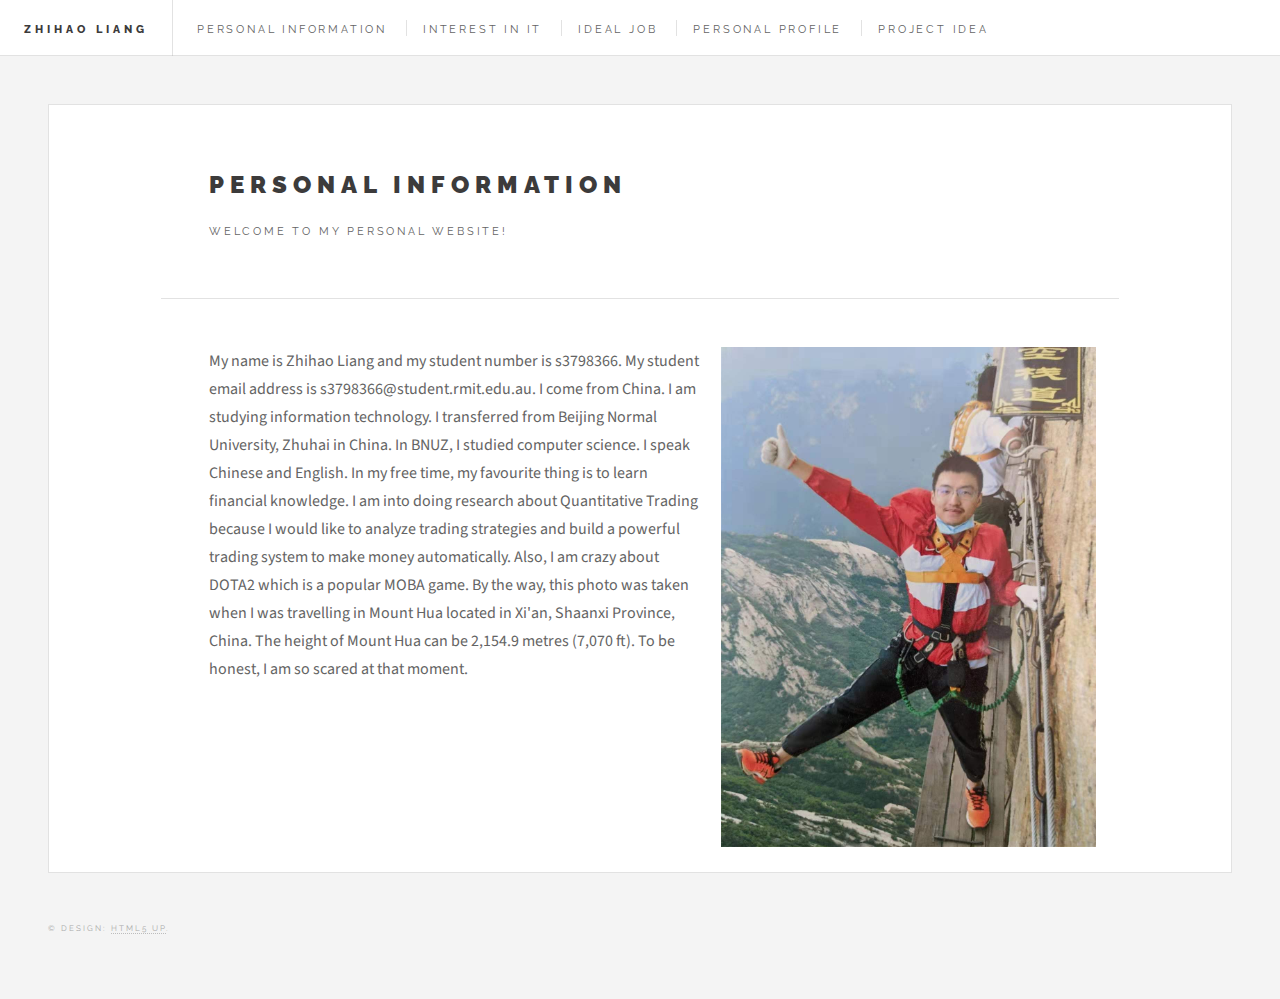
<file: index.html>
<!DOCTYPE HTML>
<!--
	Future Imperfect by HTML5 UP
	html5up.net | @ajlkn
	Free for personal and commercial use under the CCA 3.0 license (html5up.net/license)
-->
<html>

<head>
	<title>Welcome to my website</title>
	<meta charset="utf-8" />
	<meta name="viewport" content="width=device-width, initial-scale=1, user-scalable=no" />
	<link rel="stylesheet" href="assets/css/main.css" />
	<link rel="shortcut icon" type="image/x-icon" href="/favicon.ico?">
</head>

<body class="is-preload">

	<!-- Wrapper -->
	<div id="wrapper">

		<!-- Header -->
		<header id="header">
			<h1><a href="index.html">Zhihao Liang</a></h1>
			<nav class="links">
				<ul>
					<li><a href="index.html">Personal Information</a></li>
					<li><a href="interest-in-it.html">Interest in IT</a></li>
					<li><a href="ideal-job.html">Ideal Job</a></li>
					<li><a href="personal-profile.html">Personal Profile</a></li>
					<li><a href="project-idea.html">Project Idea</a></li>
				</ul>
			</nav>

		</header>

		<!-- Menu -->


		<!-- Main -->
		<div id="main">

			<!-- Post -->
			<article class="post">
				<header>
					<div class="title">
						<h2><a href="single.html">Personal Information</a></h2>
						<p>Welcome to my personal website!</p>
					</div>

				</header>

				<div class="row">
					<div class="col-7">
						<p>My name is Zhihao Liang and my student number is s3798366. My student email address is
							s3798366@student.rmit.edu.au. I come from China. I am studying information technology. I
							transferred from Beijing Normal University, Zhuhai in China. In BNUZ, I studied computer
							science. I speak Chinese and English. In my free time, my favourite thing is to learn
							financial knowledge. I am into doing research about Quantitative Trading because I would
							like to analyze trading strategies and build a powerful trading system to make money
							automatically. Also, I am crazy about DOTA2 which is a popular MOBA game. By the way, this
							photo was taken when I was travelling in Mount Hua located in Xi'an, Shaanxi Province,
							China. The height of Mount Hua can be 2,154.9 metres (7,070 ft). To be honest, I am so
							scared at that moment.
						</p>
					</div>
					<div class="col-4">
						<img height="500" src="images/me.jpg" alt="This is me">
					</div>
				</div>
			</article>


			<!-- Footer -->
			<section id="footer">

				<p class="copyright">&copy; Design: <a href="http://html5up.net">HTML5 UP</a>.</p>
			</section>

			</section>

		</div>

		<!-- Scripts -->
		<script src="assets/js/jquery.min.js"></script>
		<script src="assets/js/browser.min.js"></script>
		<script src="assets/js/breakpoints.min.js"></script>
		<script src="assets/js/util.js"></script>
		<script src="assets/js/main.js"></script>

</body>

</html>
</file>
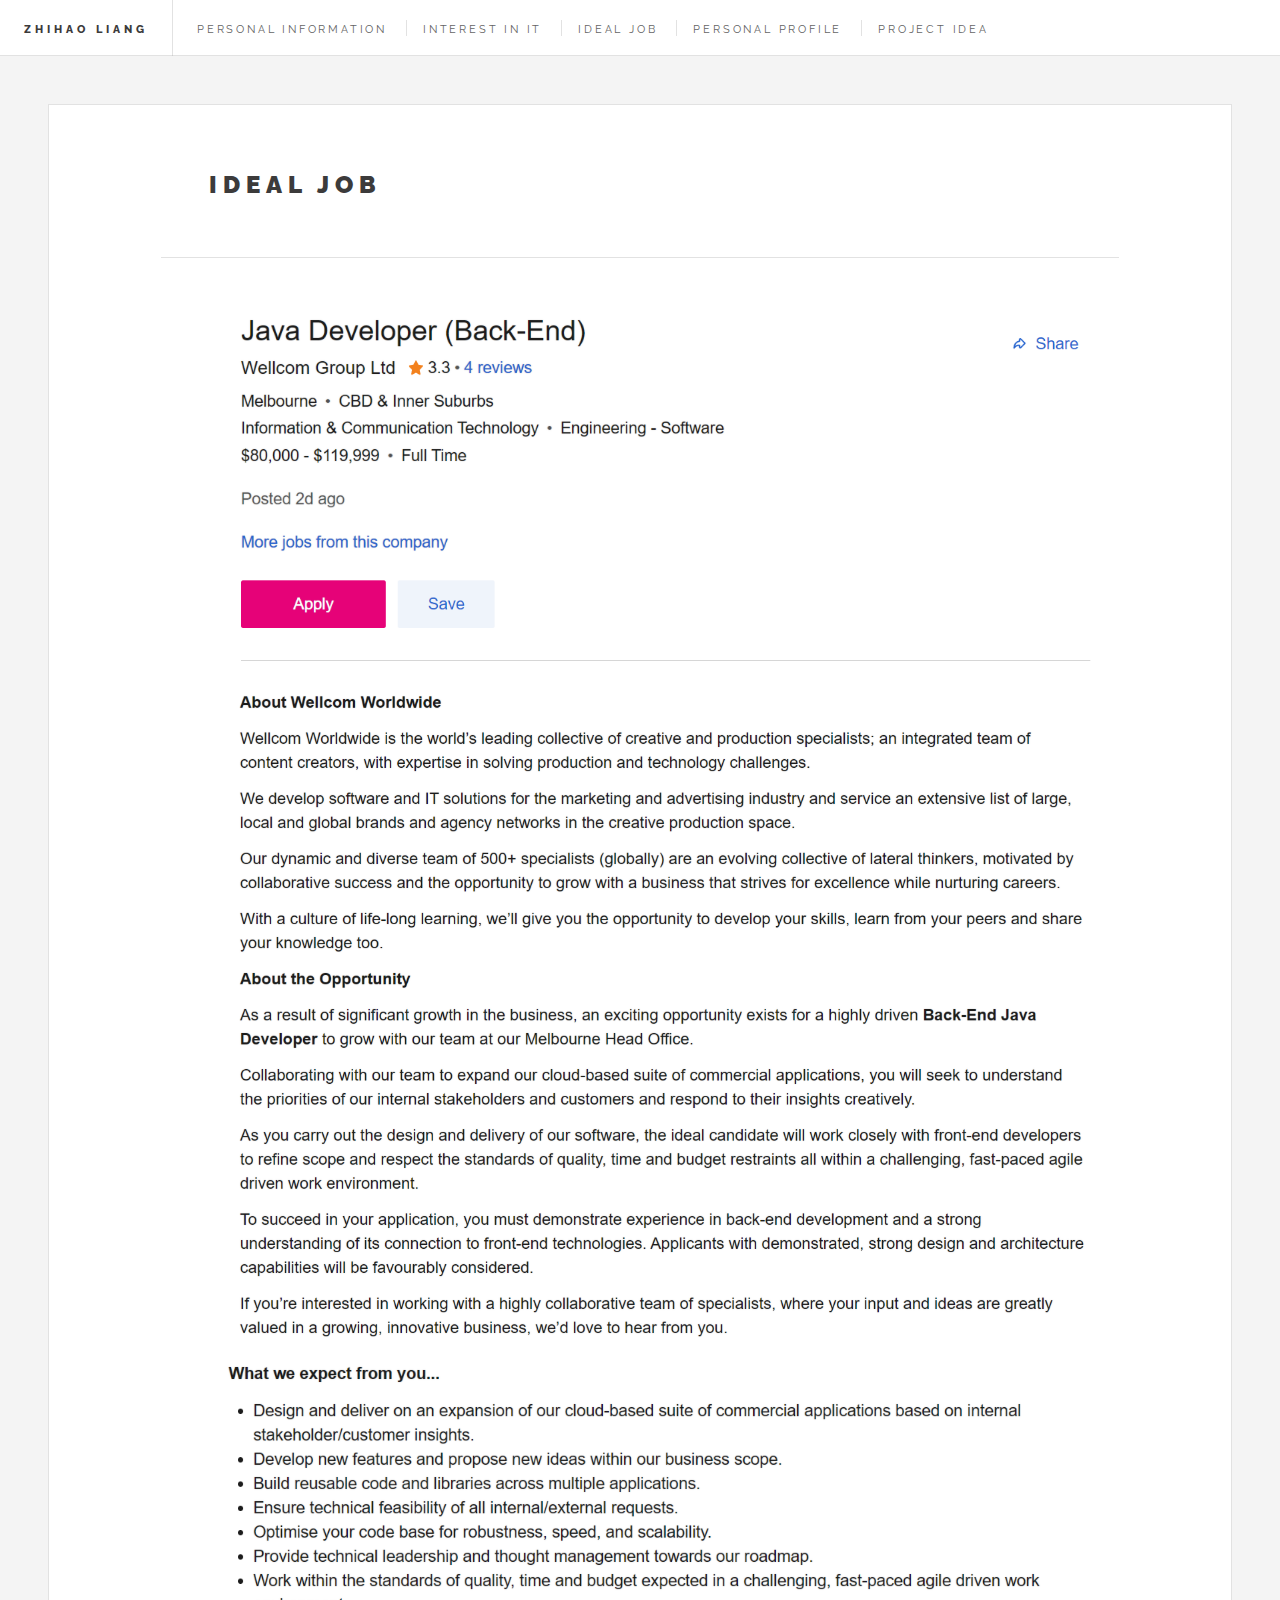
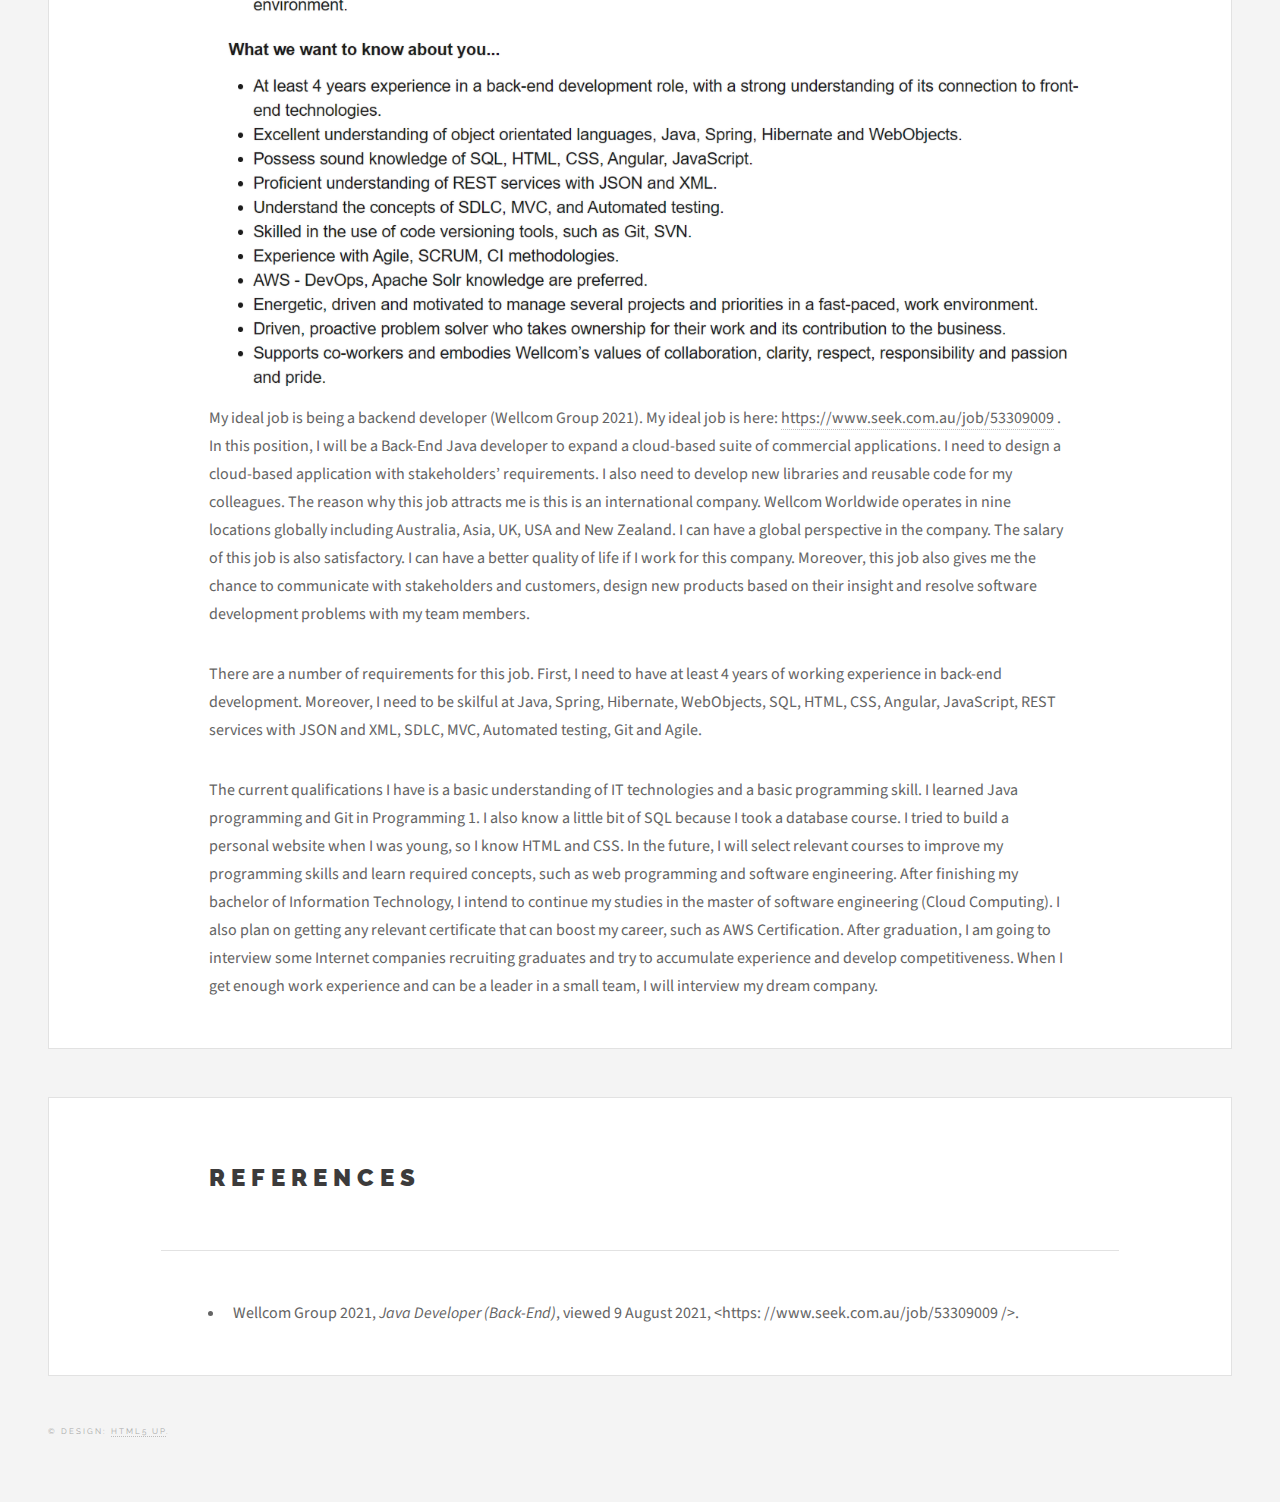
<file: ideal-job.html>
<!DOCTYPE HTML>
<!--
	Future Imperfect by HTML5 UP
	html5up.net | @ajlkn
	Free for personal and commercial use under the CCA 3.0 license (html5up.net/license)
-->
<html>

<head>
	<title>Ideal Job</title>
	<meta charset="utf-8" />
	<meta name="viewport" content="width=device-width, initial-scale=1, user-scalable=no" />
	<link rel="stylesheet" href="assets/css/main.css" />
</head>

<body class="is-preload">

	<!-- Wrapper -->
	<div id="wrapper">

		<!-- Header -->
		<header id="header">
			<h1><a href="index.html">Zhihao Liang</a></h1>
			<nav class="links">
				<ul>
					<li><a href="index.html">Personal Information</a></li>
					<li><a href="interest-in-it.html">Interest in IT</a></li>
					<li><a href="ideal-job.html">Ideal Job</a></li>
					<li><a href="personal-profile.html">Personal Profile</a></li>
					<li><a href="project-idea.html">Project Idea</a></li>
				</ul>
			</nav>

		</header>

		<!-- Menu -->


		<!-- Main -->
		<div id="main">

			<!-- Post -->
			<article class="post">
				<header>
					<div class="title">
						<h2>Ideal Job</h2>

					</div>

				</header>
				<img src="images/job1.png" width="900" alt="">
				<img src="images/job1.5.png" width="900" alt="">
				<img src="images/job2.png" width="900" alt="">
				<p>My ideal job is being a backend developer (Wellcom Group 2021). My ideal job is here:
					<a href="https://www.seek.com.au/job/53309009">https://www.seek.com.au/job/53309009</a> . In this
					position, I will be a Back-End Java developer to
					expand a cloud-based suite of commercial applications. I need to design a cloud-based application
					with stakeholders’ requirements. I also need to develop new libraries and reusable code for my
					colleagues. The reason why this job attracts me is this is an international company. Wellcom
					Worldwide operates in nine locations globally including Australia, Asia, UK, USA and New Zealand. I
					can have a global perspective in the company. The salary of this job is also satisfactory. I can
					have a better quality of life if I work for this company. Moreover, this job also gives me the
					chance to communicate with stakeholders and customers, design new products based on their insight
					and resolve software development problems with my team members.
				</p>
				<p>There are a number of requirements for this job. First, I need to have at least 4 years of working
					experience in back-end development. Moreover, I need to be skilful at Java, Spring, Hibernate,
					WebObjects, SQL, HTML, CSS, Angular, JavaScript, REST services with JSON and XML, SDLC, MVC,
					Automated testing, Git and Agile.
				</p>
				<p>The current qualifications I have is a basic understanding of IT technologies and a basic programming
					skill. I learned Java programming and Git in Programming 1. I also know a little bit of SQL because
					I took a database course. I tried to build a personal website when I was young, so I know HTML and
					CSS. In the future, I will select relevant courses to improve my programming skills and learn
					required concepts, such as web programming and software engineering. After finishing my bachelor of
					Information Technology, I intend to continue my studies in the master of software engineering (Cloud
					Computing). I also plan on getting any relevant certificate that can boost my career, such as AWS
					Certification. After graduation, I am going to interview some Internet companies recruiting
					graduates and try to accumulate experience and develop competitiveness. When I get enough work
					experience and can be a leader in a small team, I will interview my dream company.
				</p>
			</article>
			<article class="post">
				<header>
					<div class="title">
						<h2>References</h2>
					</div>
				</header>
				<ul>
					<li>Wellcom Group 2021, <i>Java Developer (Back-End)</i>, viewed 9 August 2021,
						&lt;https: //www.seek.com.au/job/53309009 /&gt;.
					</li>
				</ul>
			</article>

			<!-- Footer -->
			<section id="footer">

				<p class="copyright">&copy; Design: <a href="http://html5up.net">HTML5 UP</a>.</p>
			</section>

			</section>

		</div>

		<!-- Scripts -->
		<script src="assets/js/jquery.min.js"></script>
		<script src="assets/js/browser.min.js"></script>
		<script src="assets/js/breakpoints.min.js"></script>
		<script src="assets/js/util.js"></script>
		<script src="assets/js/main.js"></script>

</body>

</html>
</file>
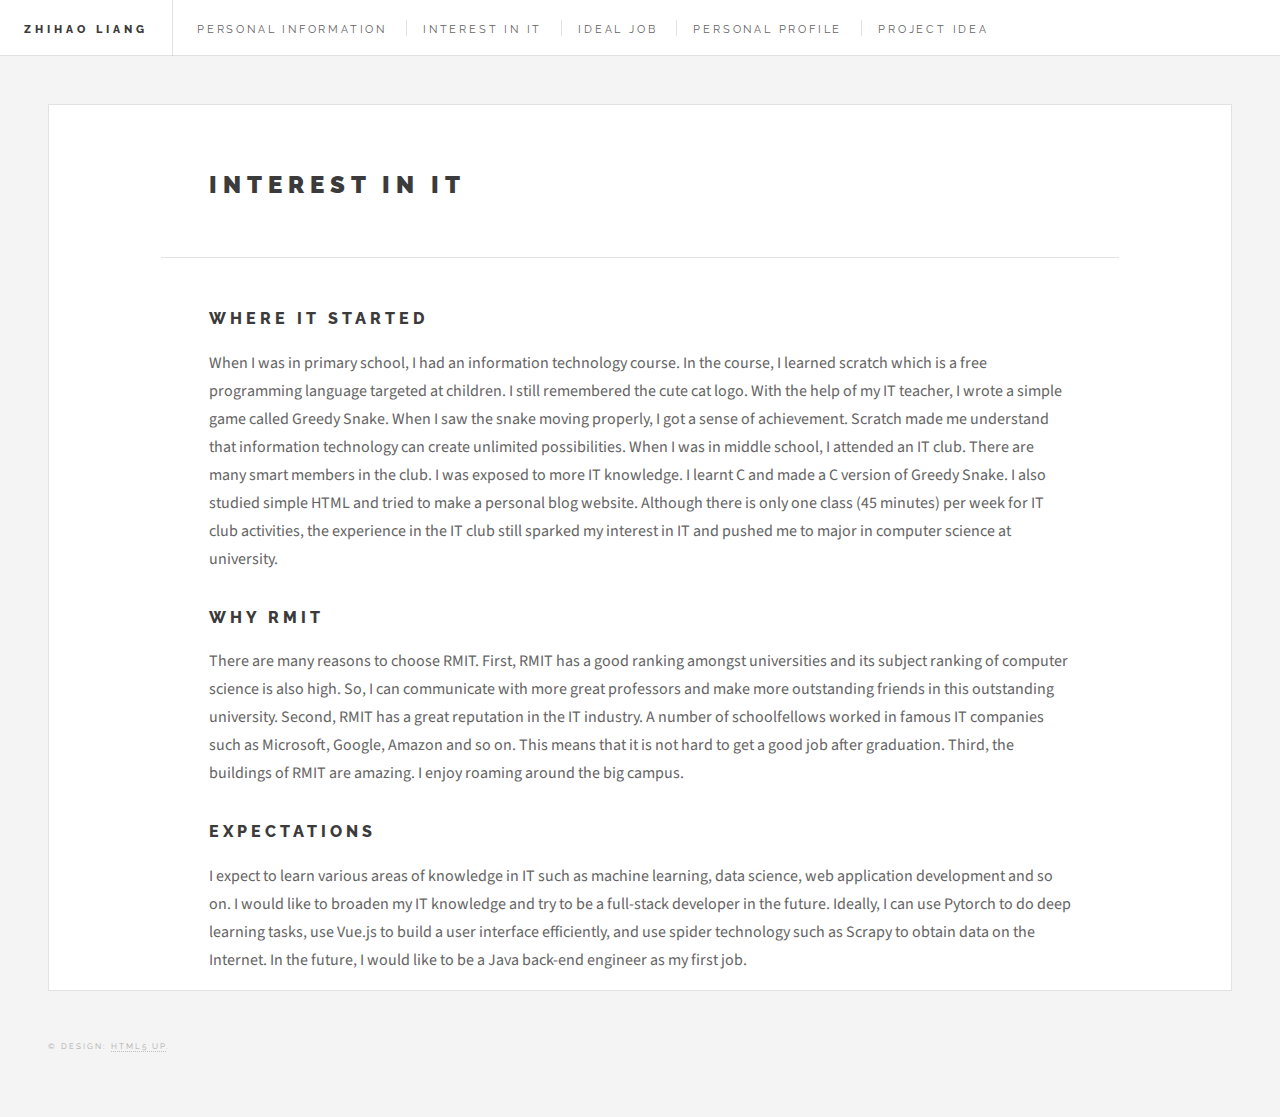
<file: interest-in-it.html>
<!DOCTYPE HTML>
<!--
	Future Imperfect by HTML5 UP
	html5up.net | @ajlkn
	Free for personal and commercial use under the CCA 3.0 license (html5up.net/license)
-->
<html>

<head>
	<title>Interest in It</title>
	<meta charset="utf-8" />
	<meta name="viewport" content="width=device-width, initial-scale=1, user-scalable=no" />
	<link rel="stylesheet" href="assets/css/main.css" />
</head>

<body class="is-preload">

	<!-- Wrapper -->
	<div id="wrapper">

		<!-- Header -->
		<header id="header">
			<h1><a href="index.html">Zhihao Liang</a></h1>
			<nav class="links">
				<ul>
					<li><a href="index.html">Personal Information</a></li>
					<li><a href="interest-in-it.html">Interest in IT</a></li>
					<li><a href="ideal-job.html">Ideal Job</a></li>
					<li><a href="personal-profile.html">Personal Profile</a></li>
					<li><a href="project-idea.html">Project Idea</a></li>
				</ul>
			</nav>

		</header>

		<!-- Menu -->


		<!-- Main -->
		<div id="main">

			<!-- Post -->
			<article class="post">
				<header>
					<div class="title">
						<h2><a href="single.html">Interest in It</a></h2>

					</div>

				</header>


				<h1>Where it started</h1>
				<p>When I was in primary school, I had an information technology course. In the course, I learned
					scratch which is a free programming language targeted at children. I still remembered the cute cat
					logo. With the help of my IT teacher, I wrote a simple game called Greedy Snake. When I saw the
					snake moving properly, I got a sense of achievement. Scratch made me understand that information
					technology can create unlimited possibilities.
					When I was in middle school, I attended an IT club. There are many smart members in the club. I was
					exposed to more IT knowledge. I learnt C and made a C version of Greedy Snake. I also studied simple
					HTML and tried to make a personal blog website. Although there is only one class (45 minutes) per
					week for IT club activities, the experience in the IT club still sparked my interest in IT and
					pushed me to major in computer science at university.
				</p>
				<h1>Why RMIT</h1>
				<p>There are many reasons to choose RMIT. First, RMIT has a good ranking amongst universities and its
					subject ranking of computer science is also high. So, I can communicate with more great professors
					and make more outstanding friends in this outstanding university. Second, RMIT has a great
					reputation in the IT industry. A number of schoolfellows worked in famous IT companies such as
					Microsoft, Google, Amazon and so on. This means that it is not hard to get a good job after
					graduation. Third, the buildings of RMIT are amazing. I enjoy roaming around the big campus.</p>
				<h1>Expectations</h1>

				I expect to learn various areas of knowledge in IT such as machine learning, data science, web
				application development and so on. I would like to broaden my IT knowledge and try to be a full-stack
				developer in the future. Ideally, I can use Pytorch to do deep learning tasks, use Vue.js to build a
				user interface efficiently, and use spider technology such as Scrapy to obtain data on the Internet. In
				the future, I would like to be a Java back-end engineer as my first job.


			</article>


			<!-- Footer -->
			<section id="footer">

				<p class="copyright">&copy; Design: <a href="http://html5up.net">HTML5 UP</a>.</p>
			</section>

			</section>

		</div>

		<!-- Scripts -->
		<script src="assets/js/jquery.min.js"></script>
		<script src="assets/js/browser.min.js"></script>
		<script src="assets/js/breakpoints.min.js"></script>
		<script src="assets/js/util.js"></script>
		<script src="assets/js/main.js"></script>

</body>

</html>
</file>
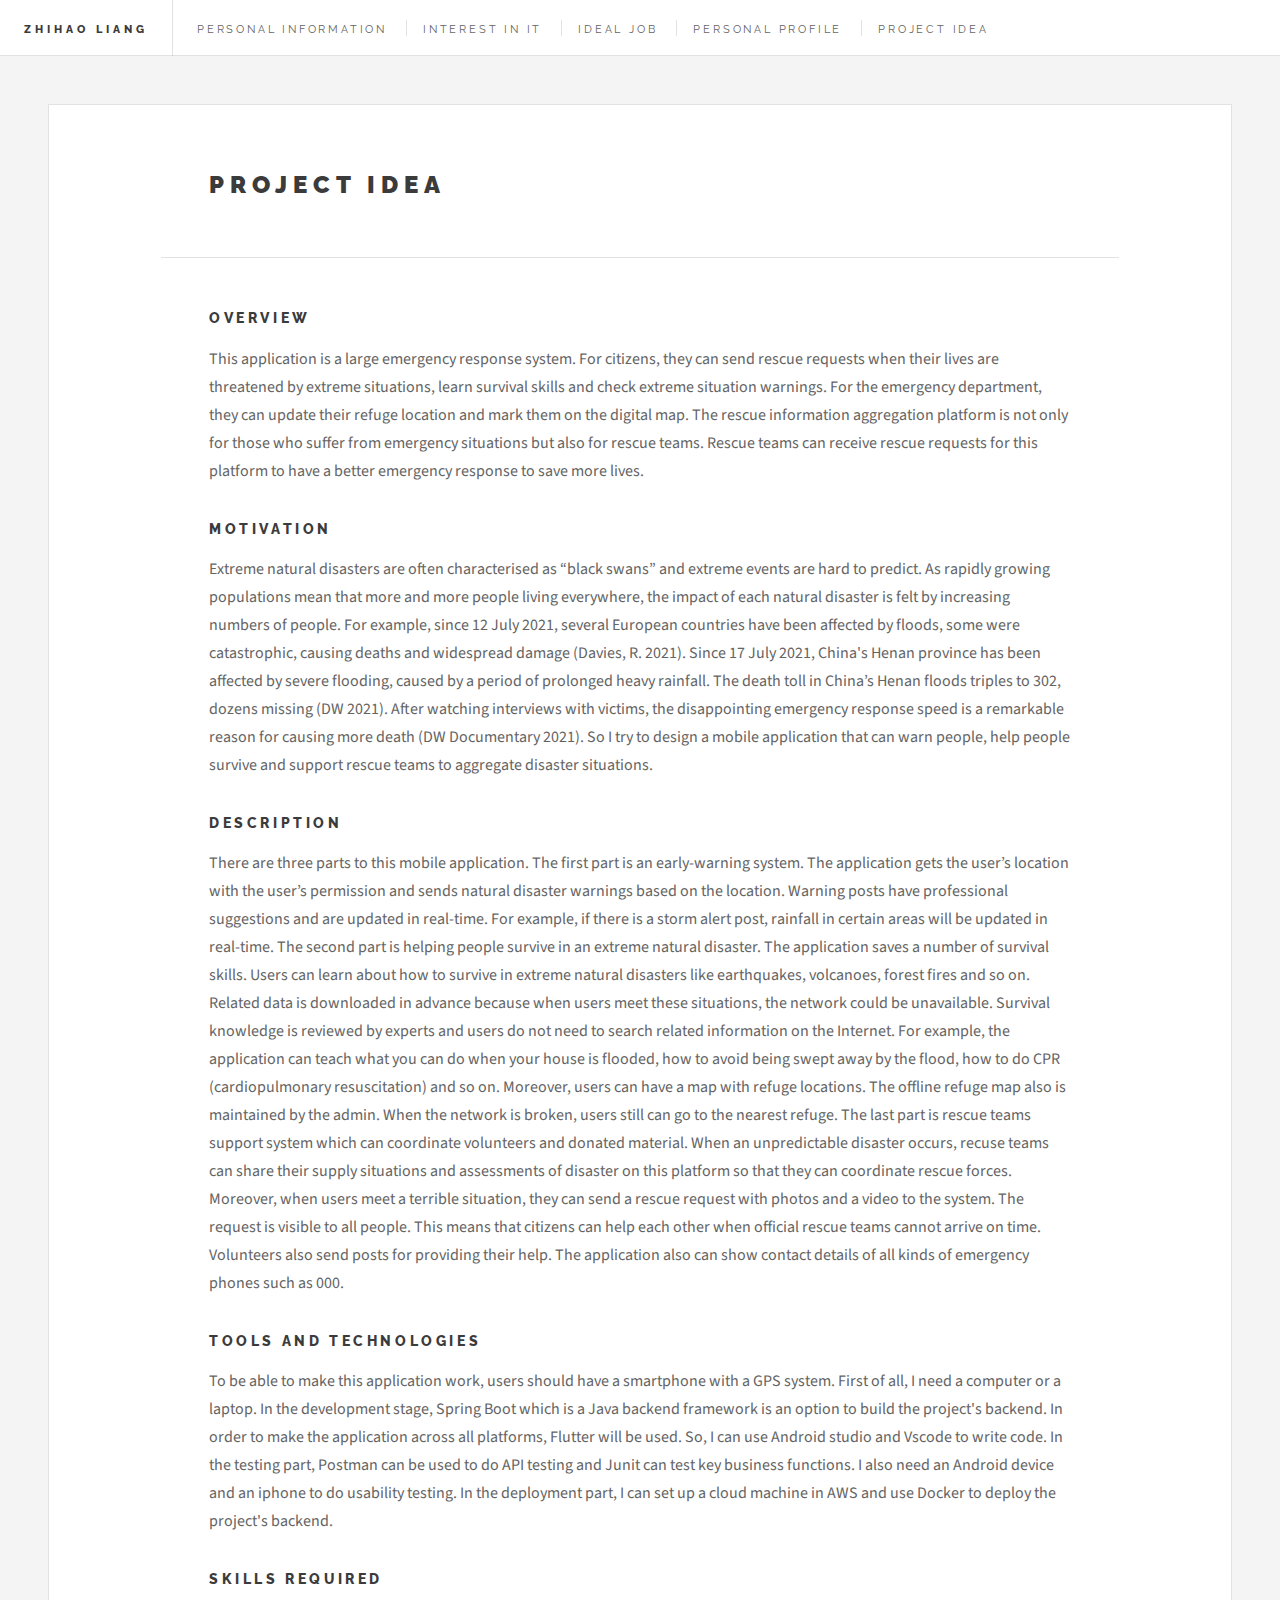
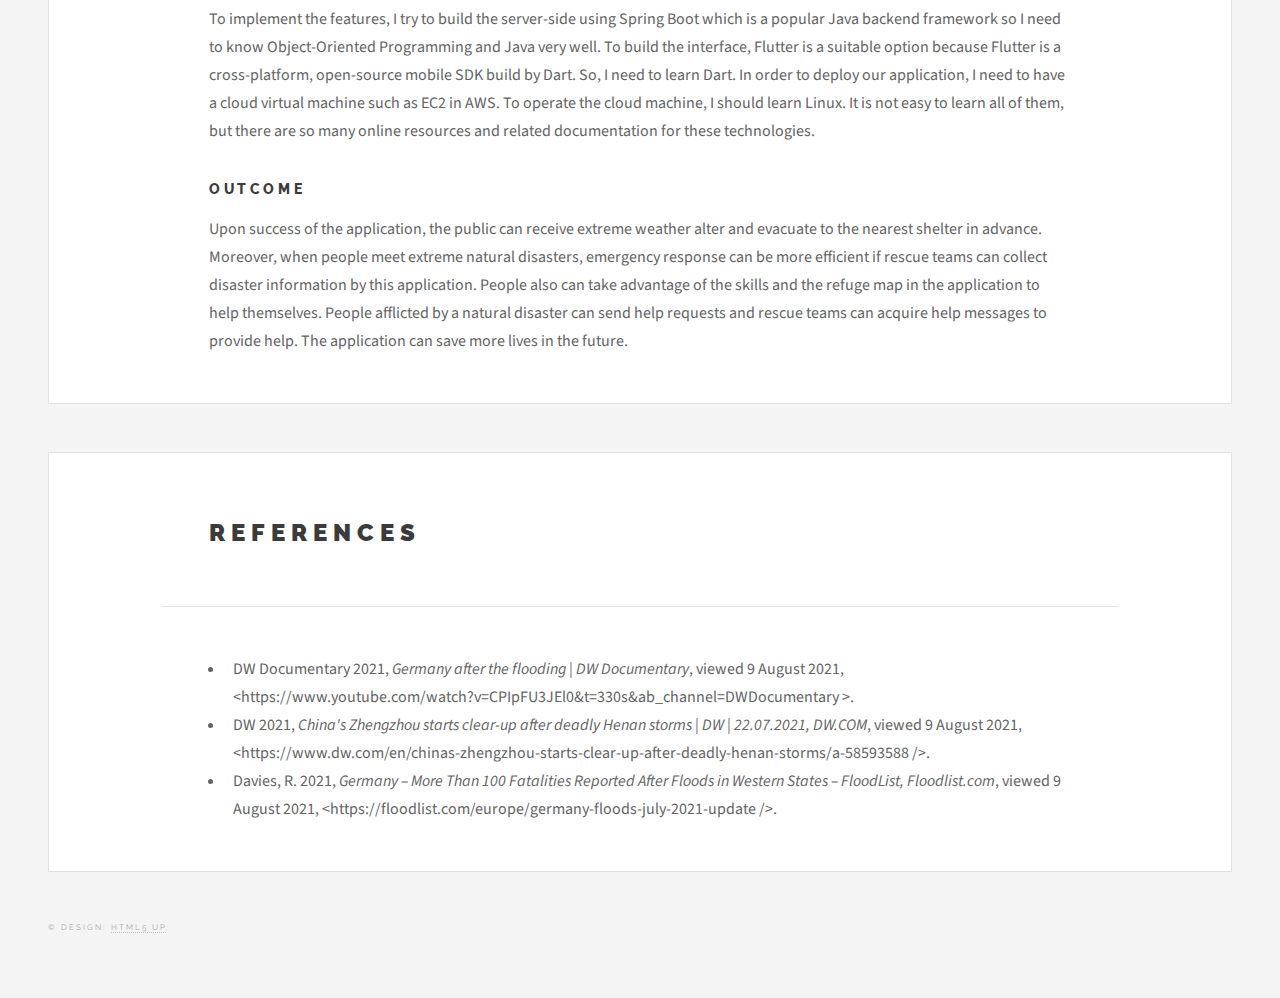
<file: project-idea.html>
<!DOCTYPE HTML>
<!--
	Future Imperfect by HTML5 UP
	html5up.net | @ajlkn
	Free for personal and commercial use under the CCA 3.0 license (html5up.net/license)
-->
<html>

<head>
	<title>Project Idea</title>
	<meta charset="utf-8" />
	<meta name="viewport" content="width=device-width, initial-scale=1, user-scalable=no" />
	<link rel="stylesheet" href="assets/css/main.css" />
</head>

<body class="is-preload">

	<!-- Wrapper -->
	<div id="wrapper">

		<!-- Header -->
		<header id="header">
			<h1><a href="index.html">Zhihao Liang</a></h1>
			<nav class="links">
				<ul>
					<li><a href="index.html">Personal Information</a></li>
					<li><a href="interest-in-it.html">Interest in IT</a></li>
					<li><a href="ideal-job.html">Ideal Job</a></li>
					<li><a href="personal-profile.html">Personal Profile</a></li>
					<li><a href="project-idea.html">Project Idea</a></li>
				</ul>
			</nav>

		</header>

		<!-- Menu -->


		<!-- Main -->
		<div id="main">

			<!-- Post -->
			<article class="post">
				<header>
					<div class="title">
						<h2>Project Idea</h2>
					</div>
				</header>
				<h3>Overview</h3>
				<p>This application is a large emergency response system. For citizens, they can send rescue requests
					when their lives are threatened by extreme situations, learn survival skills and check extreme
					situation warnings. For the emergency department, they can update their refuge location and mark
					them on the digital map. The rescue information aggregation platform is not only for those who
					suffer from emergency situations but also for rescue teams. Rescue teams can receive rescue requests
					for this platform to have a better emergency response to save more lives. </p>
				<h3>Motivation</h3>
				<p>Extreme natural disasters are often characterised as “black swans” and extreme events are hard to
					predict. As rapidly growing populations mean that more and more people living everywhere, the impact
					of each natural disaster is felt by increasing numbers of people. For example, since 12 July 2021,
					several European countries have been affected by floods, some were catastrophic, causing deaths and
					widespread damage (Davies, R. 2021). Since 17 July 2021, China's Henan province has been affected by
					severe flooding, caused by a period of prolonged heavy rainfall. The death toll in China’s Henan
					floods triples to 302, dozens missing (DW 2021). After watching interviews with victims, the
					disappointing emergency response speed is a remarkable reason for causing more death (DW Documentary
					2021). So I try to design a mobile application that can warn people, help people survive and support
					rescue teams to aggregate disaster situations.

				</p>
				<h3>Description</h3>
				<p>There are three parts to this mobile application. The first part is an early-warning system. The
					application gets the user’s location with the user’s permission and sends natural disaster warnings
					based on the location. Warning posts have professional suggestions and are updated in real-time. For
					example, if there is a storm alert post, rainfall in certain areas will be updated in real-time. The
					second part is helping people survive in an extreme natural disaster. The application saves a number
					of survival skills. Users can learn about how to survive in extreme natural disasters like
					earthquakes, volcanoes, forest fires and so on. Related data is downloaded in advance because when
					users meet these situations, the network could be unavailable. Survival knowledge is reviewed by
					experts and users do not need to search related information on the Internet. For example, the
					application can teach what you can do when your house is flooded, how to avoid being swept away by
					the flood, how to do CPR (cardiopulmonary resuscitation) and so on. Moreover, users can have a map
					with refuge locations. The offline refuge map also is maintained by the admin. When the network is
					broken, users still can go to the nearest refuge. The last part is rescue teams support system which
					can coordinate volunteers and donated material. When an unpredictable disaster occurs, recuse teams
					can share their supply situations and assessments of disaster on this platform so that they can
					coordinate rescue forces. Moreover, when users meet a terrible situation, they can send a rescue
					request with photos and a video to the system. The request is visible to all people. This means that
					citizens can help each other when official rescue teams cannot arrive on time. Volunteers also send
					posts for providing their help. The application also can show contact details of all kinds of
					emergency phones such as 000.
				</p>
				<h3>Tools and Technologies</h3>
				<p>To be able to make this application work, users should have a smartphone with a GPS system. First of
					all, I need a computer or a laptop. In the development stage, Spring Boot which is a Java backend
					framework is an option to build the project's backend. In order to make the application across all
					platforms, Flutter will be used. So, I can use Android studio and Vscode to write code. In the
					testing part, Postman can be used to do API testing and Junit can test key business functions. I
					also need an Android device and an iphone to do usability testing. In the deployment part, I can set
					up a cloud machine in AWS and use Docker to deploy the project's backend. </p>
				<h3>Skills Required</h3>
				<p>To implement the features, I try to build the server-side using Spring Boot which is a popular Java
					backend framework so I need to know Object-Oriented Programming and Java very well. To build the
					interface, Flutter is a suitable option because Flutter is a cross-platform, open-source mobile SDK
					build by Dart. So, I need to learn Dart. In order to deploy our application, I need to have a cloud
					virtual machine such as EC2 in AWS. To operate the cloud machine, I should learn Linux. It is not
					easy to learn all of them, but there are so many online resources and related documentation for
					these technologies.
				</p>
				<h3>Outcome</h3>
				<p>Upon success of the application, the public can receive extreme weather alter and evacuate to the
					nearest shelter in advance. Moreover, when people meet extreme natural disasters, emergency response
					can be more efficient if rescue teams can collect disaster information by this application. People
					also can take advantage of the skills and the refuge map in the application to help themselves.
					People afflicted by a natural disaster can send help requests and rescue teams can acquire help
					messages to provide help. The application can save more lives in the future.

				</p>
			</article>
			<article class="post">
				<header>
					<div class="title">
						<h2>References</h2>
					</div>
				</header>
				<ul>

					<li>DW Documentary 2021, <i>Germany after the flooding | DW Documentary</i>, viewed 9 August 2021,
						&lt;https://www.youtube.com/watch?v=CPIpFU3JEl0&t=330s&ab_channel=DWDocumentary &gt;.
					</li>
					<li> DW 2021, <i>China's Zhengzhou starts clear-up after deadly Henan storms | DW | 22.07.2021,
							DW.COM</i>,
						viewed
						9
						August 2021,
						&lt;https://www.dw.com/en/chinas-zhengzhou-starts-clear-up-after-deadly-henan-storms/a-58593588
						/&gt;.
					</li>
					<li>
						Davies, R. 2021, <i> Germany – More Than 100 Fatalities Reported After Floods in Western States
							– FloodList, Floodlist.com</i>, viewed 9 August 2021,
						&lt;https://floodlist.com/europe/germany-floods-july-2021-update /&gt;.
					</li>

				</ul>
			</article>

			<!-- Footer -->
			<section id="footer">

				<p class="copyright">&copy; Design: <a href="http://html5up.net">HTML5 UP</a>.</p>
			</section>

			</section>

		</div>

		<!-- Scripts -->
		<script src="assets/js/jquery.min.js"></script>
		<script src="assets/js/browser.min.js"></script>
		<script src="assets/js/breakpoints.min.js"></script>
		<script src="assets/js/util.js"></script>
		<script src="assets/js/main.js"></script>

</body>

</html>
</file>
<file: assets/css/main.css>
@import url(fontawesome-all.min.css);
@import url("https://fonts.googleapis.com/css?family=Source+Sans+Pro:400,700|Raleway:400,800,900");

/*
	Future Imperfect by HTML5 UP
	html5up.net | @ajlkn
	Free for personal and commercial use under the CCA 3.0 license (html5up.net/license)
*/

html, body, div, span, applet, object,
iframe, h1, h2, h3, h4, h5, h6, p, blockquote,
pre, a, abbr, acronym, address, big, cite,
code, del, dfn, em, img, ins, kbd, q, s, samp,
small, strike, strong, sub, sup, tt, var, b,
u, i, center, dl, dt, dd, ol, ul, li, fieldset,
form, label, legend, table, caption, tbody,
tfoot, thead, tr, th, td, article, aside,
canvas, details, embed, figure, figcaption,
footer, header, hgroup, menu, nav, output, ruby,
section, summary, time, mark, audio, video {
	margin: 0;
	padding: 0;
	border: 0;
	font-size: 100%;
	font: inherit;
	vertical-align: baseline;}

article, aside, details, figcaption, figure,
footer, header, hgroup, menu, nav, section {
	display: block;}

body {
	line-height: 1;
}

ol, ul {
	list-style: none;
}

blockquote, q {
	quotes: none;
}

	blockquote:before, blockquote:after, q:before, q:after {
		content: '';
		content: none;
	}

table {
	border-collapse: collapse;
	border-spacing: 0;
}

body {
	-webkit-text-size-adjust: none;
}

mark {
	background-color: transparent;
	color: inherit;
}

input::-moz-focus-inner {
	border: 0;
	padding: 0;
}

input, select, textarea {
	-moz-appearance: none;
	-webkit-appearance: none;
	-ms-appearance: none;
	appearance: none;
}

/* Basic */

	@-ms-viewport {
		width: device-width;
	}

	body {
		-ms-overflow-style: scrollbar;
	}

	@media screen and (max-width: 480px) {

		html, body {
			min-width: 320px;
		}

	}

	html {
		box-sizing: border-box;
	}

	*, *:before, *:after {
		box-sizing: inherit;
	}

	body {
		background: #f4f4f4;
	}

		body.is-preload *, body.is-preload *:before, body.is-preload *:after {
			-moz-animation: none !important;
			-webkit-animation: none !important;
			-ms-animation: none !important;
			animation: none !important;
			-moz-transition: none !important;
			-webkit-transition: none !important;
			-ms-transition: none !important;
			transition: none !important;
		}

/* Type */

	body, input, select, textarea {
		color: #646464;
		font-family: "Source Sans Pro", Helvetica, sans-serif;
		font-size: 14pt;
		font-weight: 400;
		line-height: 1.75;
	}

		@media screen and (max-width: 1680px) {

			body, input, select, textarea {
				font-size: 12pt;
			}

		}

		@media screen and (max-width: 1280px) {

			body, input, select, textarea {
				font-size: 12pt;
			}

		}

		@media screen and (max-width: 980px) {

			body, input, select, textarea {
				font-size: 12pt;
			}

		}

		@media screen and (max-width: 736px) {

			body, input, select, textarea {
				font-size: 12pt;
			}

		}

		@media screen and (max-width: 480px) {

			body, input, select, textarea {
				font-size: 12pt;
			}

		}

	a {
		-moz-transition: color 0.2s ease, border-bottom-color 0.2s ease;
		-webkit-transition: color 0.2s ease, border-bottom-color 0.2s ease;
		-ms-transition: color 0.2s ease, border-bottom-color 0.2s ease;
		transition: color 0.2s ease, border-bottom-color 0.2s ease;
		border-bottom: dotted 1px rgba(160, 160, 160, 0.65);
		color: inherit;
		text-decoration: none;
	}

		a:before {
			-moz-transition: color 0.2s ease;
			-webkit-transition: color 0.2s ease;
			-ms-transition: color 0.2s ease;
			transition: color 0.2s ease;
		}

		a:hover {
			border-bottom-color: transparent;
			color: #2ebaae !important;
		}

			a:hover:before {
				color: #2ebaae !important;
			}

	strong, b {
		color: #3c3b3b;
		font-weight: 700;
	}

	em, i {
		font-style: italic;
	}

	p {
		margin: 0 0 2em 0;
	}

	h1, h2, h3, h4, h5, h6 {
		color: #3c3b3b;
		font-family: "Raleway", Helvetica, sans-serif;
		font-weight: 800;
		letter-spacing: 0.25em;
		line-height: 1.65;
		margin: 0 0 1em 0;
		text-transform: uppercase;
	}

		h1 a, h2 a, h3 a, h4 a, h5 a, h6 a {
			color: inherit;
			border-bottom: 0;
		}

	h2 {
		font-size: 1.1em;
	}

	h3 {
		font-size: 0.9em;
	}

	h4 {
		font-size: 0.7em;
	}

	h5 {
		font-size: 0.7em;
	}

	h6 {
		font-size: 0.7em;
	}

	sub {
		font-size: 0.8em;
		position: relative;
		top: 0.5em;
	}

	sup {
		font-size: 0.8em;
		position: relative;
		top: -0.5em;
	}

	blockquote {
		border-left: solid 4px rgba(160, 160, 160, 0.3);
		font-style: italic;
		margin: 0 0 2em 0;
		padding: 0.5em 0 0.5em 2em;
	}

	code {
		background: rgba(160, 160, 160, 0.075);
		border: solid 1px rgba(160, 160, 160, 0.3);
		font-family: "Courier New", monospace;
		font-size: 0.9em;
		margin: 0 0.25em;
		padding: 0.25em 0.65em;
	}

	pre {
		-webkit-overflow-scrolling: touch;
		font-family: "Courier New", monospace;
		font-size: 0.9em;
		margin: 0 0 2em 0;
	}

		pre code {
			display: block;
			line-height: 1.75em;
			padding: 1em 1.5em;
			overflow-x: auto;
		}

	hr {
		border: 0;
		border-bottom: solid 1px rgba(160, 160, 160, 0.3);
		margin: 2em 0;
	}

		hr.major {
			margin: 3em 0;
		}

	.align-left {
		text-align: left;
	}

	.align-center {
		text-align: center;
	}

	.align-right {
		text-align: right;
	}

/* Row */

	.row {
		display: flex;
		flex-wrap: wrap;
		box-sizing: border-box;
		align-items: stretch;
	}

		.row > * {
			box-sizing: border-box;
		}

		.row.gtr-uniform > * > :last-child {
			margin-bottom: 0;
		}

		.row.aln-left {
			justify-content: flex-start;
		}

		.row.aln-center {
			justify-content: center;
		}

		.row.aln-right {
			justify-content: flex-end;
		}

		.row.aln-top {
			align-items: flex-start;
		}

		.row.aln-middle {
			align-items: center;
		}

		.row.aln-bottom {
			align-items: flex-end;
		}

		.row > .imp {
			order: -1;
		}

		.row > .col-1 {
			width: 8.33333%;
		}

		.row > .off-1 {
			margin-left: 8.33333%;
		}

		.row > .col-2 {
			width: 16.66667%;
		}

		.row > .off-2 {
			margin-left: 16.66667%;
		}

		.row > .col-3 {
			width: 25%;
		}

		.row > .off-3 {
			margin-left: 25%;
		}

		.row > .col-4 {
			width: 33.33333%;
		}

		.row > .off-4 {
			margin-left: 33.33333%;
		}

		.row > .col-5 {
			width: 41.66667%;
		}

		.row > .off-5 {
			margin-left: 41.66667%;
		}

		.row > .col-6 {
			width: 50%;
		}

		.row > .off-6 {
			margin-left: 50%;
		}

		.row > .col-7 {
			width: 58.33333%;
		}

		.row > .off-7 {
			margin-left: 58.33333%;
		}

		.row > .col-8 {
			width: 66.66667%;
		}

		.row > .off-8 {
			margin-left: 66.66667%;
		}

		.row > .col-9 {
			width: 75%;
		}

		.row > .off-9 {
			margin-left: 75%;
		}

		.row > .col-10 {
			width: 83.33333%;
		}

		.row > .off-10 {
			margin-left: 83.33333%;
		}

		.row > .col-11 {
			width: 91.66667%;
		}

		.row > .off-11 {
			margin-left: 91.66667%;
		}

		.row > .col-12 {
			width: 100%;
		}

		.row > .off-12 {
			margin-left: 100%;
		}

		.row.gtr-0 {
			margin-top: 0;
			margin-left: 0em;
		}

			.row.gtr-0 > * {
				padding: 0 0 0 0em;
			}

			.row.gtr-0.gtr-uniform {
				margin-top: 0em;
			}

				.row.gtr-0.gtr-uniform > * {
					padding-top: 0em;
				}

		.row.gtr-25 {
			margin-top: 0;
			margin-left: -0.25em;
		}

			.row.gtr-25 > * {
				padding: 0 0 0 0.25em;
			}

			.row.gtr-25.gtr-uniform {
				margin-top: -0.25em;
			}

				.row.gtr-25.gtr-uniform > * {
					padding-top: 0.25em;
				}

		.row.gtr-50 {
			margin-top: 0;
			margin-left: -0.5em;
		}

			.row.gtr-50 > * {
				padding: 0 0 0 0.5em;
			}

			.row.gtr-50.gtr-uniform {
				margin-top: -0.5em;
			}

				.row.gtr-50.gtr-uniform > * {
					padding-top: 0.5em;
				}

		.row {
			margin-top: 0;
			margin-left: -1em;
		}

			.row > * {
				padding: 0 0 0 1em;
			}

			.row.gtr-uniform {
				margin-top: -1em;
			}

				.row.gtr-uniform > * {
					padding-top: 1em;
				}

		.row.gtr-150 {
			margin-top: 0;
			margin-left: -1.5em;
		}

			.row.gtr-150 > * {
				padding: 0 0 0 1.5em;
			}

			.row.gtr-150.gtr-uniform {
				margin-top: -1.5em;
			}

				.row.gtr-150.gtr-uniform > * {
					padding-top: 1.5em;
				}

		.row.gtr-200 {
			margin-top: 0;
			margin-left: -2em;
		}

			.row.gtr-200 > * {
				padding: 0 0 0 2em;
			}

			.row.gtr-200.gtr-uniform {
				margin-top: -2em;
			}

				.row.gtr-200.gtr-uniform > * {
					padding-top: 2em;
				}

		@media screen and (max-width: 1680px) {

			.row {
				display: flex;
				flex-wrap: wrap;
				box-sizing: border-box;
				align-items: stretch;
			}

				.row > * {
					box-sizing: border-box;
				}

				.row.gtr-uniform > * > :last-child {
					margin-bottom: 0;
				}

				.row.aln-left {
					justify-content: flex-start;
				}

				.row.aln-center {
					justify-content: center;
				}

				.row.aln-right {
					justify-content: flex-end;
				}

				.row.aln-top {
					align-items: flex-start;
				}

				.row.aln-middle {
					align-items: center;
				}

				.row.aln-bottom {
					align-items: flex-end;
				}

				.row > .imp-xlarge {
					order: -1;
				}

				.row > .col-1-xlarge {
					width: 8.33333%;
				}

				.row > .off-1-xlarge {
					margin-left: 8.33333%;
				}

				.row > .col-2-xlarge {
					width: 16.66667%;
				}

				.row > .off-2-xlarge {
					margin-left: 16.66667%;
				}

				.row > .col-3-xlarge {
					width: 25%;
				}

				.row > .off-3-xlarge {
					margin-left: 25%;
				}

				.row > .col-4-xlarge {
					width: 33.33333%;
				}

				.row > .off-4-xlarge {
					margin-left: 33.33333%;
				}

				.row > .col-5-xlarge {
					width: 41.66667%;
				}

				.row > .off-5-xlarge {
					margin-left: 41.66667%;
				}

				.row > .col-6-xlarge {
					width: 50%;
				}

				.row > .off-6-xlarge {
					margin-left: 50%;
				}

				.row > .col-7-xlarge {
					width: 58.33333%;
				}

				.row > .off-7-xlarge {
					margin-left: 58.33333%;
				}

				.row > .col-8-xlarge {
					width: 66.66667%;
				}

				.row > .off-8-xlarge {
					margin-left: 66.66667%;
				}

				.row > .col-9-xlarge {
					width: 75%;
				}

				.row > .off-9-xlarge {
					margin-left: 75%;
				}

				.row > .col-10-xlarge {
					width: 83.33333%;
				}

				.row > .off-10-xlarge {
					margin-left: 83.33333%;
				}

				.row > .col-11-xlarge {
					width: 91.66667%;
				}

				.row > .off-11-xlarge {
					margin-left: 91.66667%;
				}

				.row > .col-12-xlarge {
					width: 100%;
				}

				.row > .off-12-xlarge {
					margin-left: 100%;
				}

				.row.gtr-0 {
					margin-top: 0;
					margin-left: 0em;
				}

					.row.gtr-0 > * {
						padding: 0 0 0 0em;
					}

					.row.gtr-0.gtr-uniform {
						margin-top: 0em;
					}

						.row.gtr-0.gtr-uniform > * {
							padding-top: 0em;
						}

				.row.gtr-25 {
					margin-top: 0;
					margin-left: -0.25em;
				}

					.row.gtr-25 > * {
						padding: 0 0 0 0.25em;
					}

					.row.gtr-25.gtr-uniform {
						margin-top: -0.25em;
					}

						.row.gtr-25.gtr-uniform > * {
							padding-top: 0.25em;
						}

				.row.gtr-50 {
					margin-top: 0;
					margin-left: -0.5em;
				}

					.row.gtr-50 > * {
						padding: 0 0 0 0.5em;
					}

					.row.gtr-50.gtr-uniform {
						margin-top: -0.5em;
					}

						.row.gtr-50.gtr-uniform > * {
							padding-top: 0.5em;
						}

				.row {
					margin-top: 0;
					margin-left: -1em;
				}

					.row > * {
						padding: 0 0 0 1em;
					}

					.row.gtr-uniform {
						margin-top: -1em;
					}

						.row.gtr-uniform > * {
							padding-top: 1em;
						}

				.row.gtr-150 {
					margin-top: 0;
					margin-left: -1.5em;
				}

					.row.gtr-150 > * {
						padding: 0 0 0 1.5em;
					}

					.row.gtr-150.gtr-uniform {
						margin-top: -1.5em;
					}

						.row.gtr-150.gtr-uniform > * {
							padding-top: 1.5em;
						}

				.row.gtr-200 {
					margin-top: 0;
					margin-left: -2em;
				}

					.row.gtr-200 > * {
						padding: 0 0 0 2em;
					}

					.row.gtr-200.gtr-uniform {
						margin-top: -2em;
					}

						.row.gtr-200.gtr-uniform > * {
							padding-top: 2em;
						}

		}

		@media screen and (max-width: 1280px) {

			.row {
				display: flex;
				flex-wrap: wrap;
				box-sizing: border-box;
				align-items: stretch;
			}

				.row > * {
					box-sizing: border-box;
				}

				.row.gtr-uniform > * > :last-child {
					margin-bottom: 0;
				}

				.row.aln-left {
					justify-content: flex-start;
				}

				.row.aln-center {
					justify-content: center;
				}

				.row.aln-right {
					justify-content: flex-end;
				}

				.row.aln-top {
					align-items: flex-start;
				}

				.row.aln-middle {
					align-items: center;
				}

				.row.aln-bottom {
					align-items: flex-end;
				}

				.row > .imp-large {
					order: -1;
				}

				.row > .col-1-large {
					width: 8.33333%;
				}

				.row > .off-1-large {
					margin-left: 8.33333%;
				}

				.row > .col-2-large {
					width: 16.66667%;
				}

				.row > .off-2-large {
					margin-left: 16.66667%;
				}

				.row > .col-3-large {
					width: 25%;
				}

				.row > .off-3-large {
					margin-left: 25%;
				}

				.row > .col-4-large {
					width: 33.33333%;
				}

				.row > .off-4-large {
					margin-left: 33.33333%;
				}

				.row > .col-5-large {
					width: 41.66667%;
				}

				.row > .off-5-large {
					margin-left: 41.66667%;
				}

				.row > .col-6-large {
					width: 50%;
				}

				.row > .off-6-large {
					margin-left: 50%;
				}

				.row > .col-7-large {
					width: 58.33333%;
				}

				.row > .off-7-large {
					margin-left: 58.33333%;
				}

				.row > .col-8-large {
					width: 66.66667%;
				}

				.row > .off-8-large {
					margin-left: 66.66667%;
				}

				.row > .col-9-large {
					width: 75%;
				}

				.row > .off-9-large {
					margin-left: 75%;
				}

				.row > .col-10-large {
					width: 83.33333%;
				}

				.row > .off-10-large {
					margin-left: 83.33333%;
				}

				.row > .col-11-large {
					width: 91.66667%;
				}

				.row > .off-11-large {
					margin-left: 91.66667%;
				}

				.row > .col-12-large {
					width: 100%;
				}

				.row > .off-12-large {
					margin-left: 100%;
				}

				.row.gtr-0 {
					margin-top: 0;
					margin-left: 0em;
				}

					.row.gtr-0 > * {
						padding: 0 0 0 0em;
					}

					.row.gtr-0.gtr-uniform {
						margin-top: 0em;
					}

						.row.gtr-0.gtr-uniform > * {
							padding-top: 0em;
						}

				.row.gtr-25 {
					margin-top: 0;
					margin-left: -0.25em;
				}

					.row.gtr-25 > * {
						padding: 0 0 0 0.25em;
					}

					.row.gtr-25.gtr-uniform {
						margin-top: -0.25em;
					}

						.row.gtr-25.gtr-uniform > * {
							padding-top: 0.25em;
						}

				.row.gtr-50 {
					margin-top: 0;
					margin-left: -0.5em;
				}

					.row.gtr-50 > * {
						padding: 0 0 0 0.5em;
					}

					.row.gtr-50.gtr-uniform {
						margin-top: -0.5em;
					}

						.row.gtr-50.gtr-uniform > * {
							padding-top: 0.5em;
						}

				.row {
					margin-top: 0;
					margin-left: -1em;
				}

					.row > * {
						padding: 0 0 0 1em;
					}

					.row.gtr-uniform {
						margin-top: -1em;
					}

						.row.gtr-uniform > * {
							padding-top: 1em;
						}

				.row.gtr-150 {
					margin-top: 0;
					margin-left: -1.5em;
				}

					.row.gtr-150 > * {
						padding: 0 0 0 1.5em;
					}

					.row.gtr-150.gtr-uniform {
						margin-top: -1.5em;
					}

						.row.gtr-150.gtr-uniform > * {
							padding-top: 1.5em;
						}

				.row.gtr-200 {
					margin-top: 0;
					margin-left: -2em;
				}

					.row.gtr-200 > * {
						padding: 0 0 0 2em;
					}

					.row.gtr-200.gtr-uniform {
						margin-top: -2em;
					}

						.row.gtr-200.gtr-uniform > * {
							padding-top: 2em;
						}

		}

		@media screen and (max-width: 980px) {

			.row {
				display: flex;
				flex-wrap: wrap;
				box-sizing: border-box;
				align-items: stretch;
			}

				.row > * {
					box-sizing: border-box;
				}

				.row.gtr-uniform > * > :last-child {
					margin-bottom: 0;
				}

				.row.aln-left {
					justify-content: flex-start;
				}

				.row.aln-center {
					justify-content: center;
				}

				.row.aln-right {
					justify-content: flex-end;
				}

				.row.aln-top {
					align-items: flex-start;
				}

				.row.aln-middle {
					align-items: center;
				}

				.row.aln-bottom {
					align-items: flex-end;
				}

				.row > .imp-medium {
					order: -1;
				}

				.row > .col-1-medium {
					width: 8.33333%;
				}

				.row > .off-1-medium {
					margin-left: 8.33333%;
				}

				.row > .col-2-medium {
					width: 16.66667%;
				}

				.row > .off-2-medium {
					margin-left: 16.66667%;
				}

				.row > .col-3-medium {
					width: 25%;
				}

				.row > .off-3-medium {
					margin-left: 25%;
				}

				.row > .col-4-medium {
					width: 33.33333%;
				}

				.row > .off-4-medium {
					margin-left: 33.33333%;
				}

				.row > .col-5-medium {
					width: 41.66667%;
				}

				.row > .off-5-medium {
					margin-left: 41.66667%;
				}

				.row > .col-6-medium {
					width: 50%;
				}

				.row > .off-6-medium {
					margin-left: 50%;
				}

				.row > .col-7-medium {
					width: 58.33333%;
				}

				.row > .off-7-medium {
					margin-left: 58.33333%;
				}

				.row > .col-8-medium {
					width: 66.66667%;
				}

				.row > .off-8-medium {
					margin-left: 66.66667%;
				}

				.row > .col-9-medium {
					width: 75%;
				}

				.row > .off-9-medium {
					margin-left: 75%;
				}

				.row > .col-10-medium {
					width: 83.33333%;
				}

				.row > .off-10-medium {
					margin-left: 83.33333%;
				}

				.row > .col-11-medium {
					width: 91.66667%;
				}

				.row > .off-11-medium {
					margin-left: 91.66667%;
				}

				.row > .col-12-medium {
					width: 100%;
				}

				.row > .off-12-medium {
					margin-left: 100%;
				}

				.row.gtr-0 {
					margin-top: 0;
					margin-left: 0em;
				}

					.row.gtr-0 > * {
						padding: 0 0 0 0em;
					}

					.row.gtr-0.gtr-uniform {
						margin-top: 0em;
					}

						.row.gtr-0.gtr-uniform > * {
							padding-top: 0em;
						}

				.row.gtr-25 {
					margin-top: 0;
					margin-left: -0.25em;
				}

					.row.gtr-25 > * {
						padding: 0 0 0 0.25em;
					}

					.row.gtr-25.gtr-uniform {
						margin-top: -0.25em;
					}

						.row.gtr-25.gtr-uniform > * {
							padding-top: 0.25em;
						}

				.row.gtr-50 {
					margin-top: 0;
					margin-left: -0.5em;
				}

					.row.gtr-50 > * {
						padding: 0 0 0 0.5em;
					}

					.row.gtr-50.gtr-uniform {
						margin-top: -0.5em;
					}

						.row.gtr-50.gtr-uniform > * {
							padding-top: 0.5em;
						}

				.row {
					margin-top: 0;
					margin-left: -1em;
				}

					.row > * {
						padding: 0 0 0 1em;
					}

					.row.gtr-uniform {
						margin-top: -1em;
					}

						.row.gtr-uniform > * {
							padding-top: 1em;
						}

				.row.gtr-150 {
					margin-top: 0;
					margin-left: -1.5em;
				}

					.row.gtr-150 > * {
						padding: 0 0 0 1.5em;
					}

					.row.gtr-150.gtr-uniform {
						margin-top: -1.5em;
					}

						.row.gtr-150.gtr-uniform > * {
							padding-top: 1.5em;
						}

				.row.gtr-200 {
					margin-top: 0;
					margin-left: -2em;
				}

					.row.gtr-200 > * {
						padding: 0 0 0 2em;
					}

					.row.gtr-200.gtr-uniform {
						margin-top: -2em;
					}

						.row.gtr-200.gtr-uniform > * {
							padding-top: 2em;
						}

		}

		@media screen and (max-width: 736px) {

			.row {
				display: flex;
				flex-wrap: wrap;
				box-sizing: border-box;
				align-items: stretch;
			}

				.row > * {
					box-sizing: border-box;
				}

				.row.gtr-uniform > * > :last-child {
					margin-bottom: 0;
				}

				.row.aln-left {
					justify-content: flex-start;
				}

				.row.aln-center {
					justify-content: center;
				}

				.row.aln-right {
					justify-content: flex-end;
				}

				.row.aln-top {
					align-items: flex-start;
				}

				.row.aln-middle {
					align-items: center;
				}

				.row.aln-bottom {
					align-items: flex-end;
				}

				.row > .imp-small {
					order: -1;
				}

				.row > .col-1-small {
					width: 8.33333%;
				}

				.row > .off-1-small {
					margin-left: 8.33333%;
				}

				.row > .col-2-small {
					width: 16.66667%;
				}

				.row > .off-2-small {
					margin-left: 16.66667%;
				}

				.row > .col-3-small {
					width: 25%;
				}

				.row > .off-3-small {
					margin-left: 25%;
				}

				.row > .col-4-small {
					width: 33.33333%;
				}

				.row > .off-4-small {
					margin-left: 33.33333%;
				}

				.row > .col-5-small {
					width: 41.66667%;
				}

				.row > .off-5-small {
					margin-left: 41.66667%;
				}

				.row > .col-6-small {
					width: 50%;
				}

				.row > .off-6-small {
					margin-left: 50%;
				}

				.row > .col-7-small {
					width: 58.33333%;
				}

				.row > .off-7-small {
					margin-left: 58.33333%;
				}

				.row > .col-8-small {
					width: 66.66667%;
				}

				.row > .off-8-small {
					margin-left: 66.66667%;
				}

				.row > .col-9-small {
					width: 75%;
				}

				.row > .off-9-small {
					margin-left: 75%;
				}

				.row > .col-10-small {
					width: 83.33333%;
				}

				.row > .off-10-small {
					margin-left: 83.33333%;
				}

				.row > .col-11-small {
					width: 91.66667%;
				}

				.row > .off-11-small {
					margin-left: 91.66667%;
				}

				.row > .col-12-small {
					width: 100%;
				}

				.row > .off-12-small {
					margin-left: 100%;
				}

				.row.gtr-0 {
					margin-top: 0;
					margin-left: 0em;
				}

					.row.gtr-0 > * {
						padding: 0 0 0 0em;
					}

					.row.gtr-0.gtr-uniform {
						margin-top: 0em;
					}

						.row.gtr-0.gtr-uniform > * {
							padding-top: 0em;
						}

				.row.gtr-25 {
					margin-top: 0;
					margin-left: -0.25em;
				}

					.row.gtr-25 > * {
						padding: 0 0 0 0.25em;
					}

					.row.gtr-25.gtr-uniform {
						margin-top: -0.25em;
					}

						.row.gtr-25.gtr-uniform > * {
							padding-top: 0.25em;
						}

				.row.gtr-50 {
					margin-top: 0;
					margin-left: -0.5em;
				}

					.row.gtr-50 > * {
						padding: 0 0 0 0.5em;
					}

					.row.gtr-50.gtr-uniform {
						margin-top: -0.5em;
					}

						.row.gtr-50.gtr-uniform > * {
							padding-top: 0.5em;
						}

				.row {
					margin-top: 0;
					margin-left: -1em;
				}

					.row > * {
						padding: 0 0 0 1em;
					}

					.row.gtr-uniform {
						margin-top: -1em;
					}

						.row.gtr-uniform > * {
							padding-top: 1em;
						}

				.row.gtr-150 {
					margin-top: 0;
					margin-left: -1.5em;
				}

					.row.gtr-150 > * {
						padding: 0 0 0 1.5em;
					}

					.row.gtr-150.gtr-uniform {
						margin-top: -1.5em;
					}

						.row.gtr-150.gtr-uniform > * {
							padding-top: 1.5em;
						}

				.row.gtr-200 {
					margin-top: 0;
					margin-left: -2em;
				}

					.row.gtr-200 > * {
						padding: 0 0 0 2em;
					}

					.row.gtr-200.gtr-uniform {
						margin-top: -2em;
					}

						.row.gtr-200.gtr-uniform > * {
							padding-top: 2em;
						}

		}

		@media screen and (max-width: 480px) {

			.row {
				display: flex;
				flex-wrap: wrap;
				box-sizing: border-box;
				align-items: stretch;
			}

				.row > * {
					box-sizing: border-box;
				}

				.row.gtr-uniform > * > :last-child {
					margin-bottom: 0;
				}

				.row.aln-left {
					justify-content: flex-start;
				}

				.row.aln-center {
					justify-content: center;
				}

				.row.aln-right {
					justify-content: flex-end;
				}

				.row.aln-top {
					align-items: flex-start;
				}

				.row.aln-middle {
					align-items: center;
				}

				.row.aln-bottom {
					align-items: flex-end;
				}

				.row > .imp-xsmall {
					order: -1;
				}

				.row > .col-1-xsmall {
					width: 8.33333%;
				}

				.row > .off-1-xsmall {
					margin-left: 8.33333%;
				}

				.row > .col-2-xsmall {
					width: 16.66667%;
				}

				.row > .off-2-xsmall {
					margin-left: 16.66667%;
				}

				.row > .col-3-xsmall {
					width: 25%;
				}

				.row > .off-3-xsmall {
					margin-left: 25%;
				}

				.row > .col-4-xsmall {
					width: 33.33333%;
				}

				.row > .off-4-xsmall {
					margin-left: 33.33333%;
				}

				.row > .col-5-xsmall {
					width: 41.66667%;
				}

				.row > .off-5-xsmall {
					margin-left: 41.66667%;
				}

				.row > .col-6-xsmall {
					width: 50%;
				}

				.row > .off-6-xsmall {
					margin-left: 50%;
				}

				.row > .col-7-xsmall {
					width: 58.33333%;
				}

				.row > .off-7-xsmall {
					margin-left: 58.33333%;
				}

				.row > .col-8-xsmall {
					width: 66.66667%;
				}

				.row > .off-8-xsmall {
					margin-left: 66.66667%;
				}

				.row > .col-9-xsmall {
					width: 75%;
				}

				.row > .off-9-xsmall {
					margin-left: 75%;
				}

				.row > .col-10-xsmall {
					width: 83.33333%;
				}

				.row > .off-10-xsmall {
					margin-left: 83.33333%;
				}

				.row > .col-11-xsmall {
					width: 91.66667%;
				}

				.row > .off-11-xsmall {
					margin-left: 91.66667%;
				}

				.row > .col-12-xsmall {
					width: 100%;
				}

				.row > .off-12-xsmall {
					margin-left: 100%;
				}

				.row.gtr-0 {
					margin-top: 0;
					margin-left: 0em;
				}

					.row.gtr-0 > * {
						padding: 0 0 0 0em;
					}

					.row.gtr-0.gtr-uniform {
						margin-top: 0em;
					}

						.row.gtr-0.gtr-uniform > * {
							padding-top: 0em;
						}

				.row.gtr-25 {
					margin-top: 0;
					margin-left: -0.25em;
				}

					.row.gtr-25 > * {
						padding: 0 0 0 0.25em;
					}

					.row.gtr-25.gtr-uniform {
						margin-top: -0.25em;
					}

						.row.gtr-25.gtr-uniform > * {
							padding-top: 0.25em;
						}

				.row.gtr-50 {
					margin-top: 0;
					margin-left: -0.5em;
				}

					.row.gtr-50 > * {
						padding: 0 0 0 0.5em;
					}

					.row.gtr-50.gtr-uniform {
						margin-top: -0.5em;
					}

						.row.gtr-50.gtr-uniform > * {
							padding-top: 0.5em;
						}

				.row {
					margin-top: 0;
					margin-left: -1em;
				}

					.row > * {
						padding: 0 0 0 1em;
					}

					.row.gtr-uniform {
						margin-top: -1em;
					}

						.row.gtr-uniform > * {
							padding-top: 1em;
						}

				.row.gtr-150 {
					margin-top: 0;
					margin-left: -1.5em;
				}

					.row.gtr-150 > * {
						padding: 0 0 0 1.5em;
					}

					.row.gtr-150.gtr-uniform {
						margin-top: -1.5em;
					}

						.row.gtr-150.gtr-uniform > * {
							padding-top: 1.5em;
						}

				.row.gtr-200 {
					margin-top: 0;
					margin-left: -2em;
				}

					.row.gtr-200 > * {
						padding: 0 0 0 2em;
					}

					.row.gtr-200.gtr-uniform {
						margin-top: -2em;
					}

						.row.gtr-200.gtr-uniform > * {
							padding-top: 2em;
						}

		}

/* Author */

	.author {
		display: -moz-flex;
		display: -webkit-flex;
		display: -ms-flex;
		display: flex;
		-moz-flex-direction: row;
		-webkit-flex-direction: row;
		-ms-flex-direction: row;
		flex-direction: row;
		-moz-align-items: center;
		-webkit-align-items: center;
		-ms-align-items: center;
		align-items: center;
		-moz-justify-content: -moz-flex-end;
		-webkit-justify-content: -webkit-flex-end;
		-ms-justify-content: -ms-flex-end;
		justify-content: flex-end;
		border-bottom: 0;
		font-family: "Raleway", Helvetica, sans-serif;
		font-size: 0.6em;
		font-weight: 400;
		letter-spacing: 0.25em;
		text-transform: uppercase;
		white-space: nowrap;
	}

		.author .name {
			-moz-transition: border-bottom-color 0.2s ease;
			-webkit-transition: border-bottom-color 0.2s ease;
			-ms-transition: border-bottom-color 0.2s ease;
			transition: border-bottom-color 0.2s ease;
			border-bottom: dotted 1px rgba(160, 160, 160, 0.65);
			display: block;
			margin: 0 1.5em 0 0;
		}

		.author img {
			border-radius: 100%;
			display: block;
			width: 4em;
		}

		.author:hover .name {
			border-bottom-color: transparent;
		}

/* Blurb */

	.blurb h2 {
		font-size: 0.8em;
		margin: 0 0 1.5em 0;
	}

	.blurb h3 {
		font-size: 0.7em;
	}

	.blurb p {
		font-size: 0.9em;
	}

/* Box */

	.box {
		border: solid 1px rgba(160, 160, 160, 0.3);
		margin-bottom: 2em;
		padding: 1.5em;
	}

		.box > :last-child,
		.box > :last-child > :last-child,
		.box > :last-child > :last-child > :last-child {
			margin-bottom: 0;
		}

		.box.alt {
			border: 0;
			border-radius: 0;
			padding: 0;
		}

/* Button */

	input[type="submit"],
	input[type="reset"],
	input[type="button"],
	button,
	.button {
		-moz-appearance: none;
		-webkit-appearance: none;
		-ms-appearance: none;
		appearance: none;
		-moz-transition: background-color 0.2s ease, box-shadow 0.2s ease, color 0.2s ease;
		-webkit-transition: background-color 0.2s ease, box-shadow 0.2s ease, color 0.2s ease;
		-ms-transition: background-color 0.2s ease, box-shadow 0.2s ease, color 0.2s ease;
		transition: background-color 0.2s ease, box-shadow 0.2s ease, color 0.2s ease;
		background-color: transparent;
		border: 0;
		box-shadow: inset 0 0 0 1px rgba(160, 160, 160, 0.3);
		color: #3c3b3b !important;
		cursor: pointer;
		display: inline-block;
		font-family: "Raleway", Helvetica, sans-serif;
		font-size: 0.6em;
		font-weight: 800;
		height: 4.8125em;
		letter-spacing: 0.25em;
		line-height: 4.8125em;
		padding: 0 2.5em;
		text-align: center;
		text-decoration: none;
		text-transform: uppercase;
		white-space: nowrap;
	}

		input[type="submit"]:hover,
		input[type="reset"]:hover,
		input[type="button"]:hover,
		button:hover,
		.button:hover {
			box-shadow: inset 0 0 0 1px #2ebaae;
			color: #2ebaae !important;
		}

			input[type="submit"]:hover:active,
			input[type="reset"]:hover:active,
			input[type="button"]:hover:active,
			button:hover:active,
			.button:hover:active {
				background-color: rgba(46, 186, 174, 0.05);
			}

		input[type="submit"]:before, input[type="submit"]:after,
		input[type="reset"]:before,
		input[type="reset"]:after,
		input[type="button"]:before,
		input[type="button"]:after,
		button:before,
		button:after,
		.button:before,
		.button:after {
			color: #aaaaaa;
			position: relative;
		}

		input[type="submit"]:before,
		input[type="reset"]:before,
		input[type="button"]:before,
		button:before,
		.button:before {
			left: -1em;
			padding: 0 0 0 0.75em;
		}

		input[type="submit"]:after,
		input[type="reset"]:after,
		input[type="button"]:after,
		button:after,
		.button:after {
			left: 1em;
			padding: 0 0.75em 0 0;
		}

		input[type="submit"].fit,
		input[type="reset"].fit,
		input[type="button"].fit,
		button.fit,
		.button.fit {
			width: 100%;
		}

		input[type="submit"].large,
		input[type="reset"].large,
		input[type="button"].large,
		button.large,
		.button.large {
			font-size: 0.7em;
			padding: 0 3em;
		}

		input[type="submit"].small,
		input[type="reset"].small,
		input[type="button"].small,
		button.small,
		.button.small {
			font-size: 0.5em;
		}

		input[type="submit"].disabled, input[type="submit"]:disabled,
		input[type="reset"].disabled,
		input[type="reset"]:disabled,
		input[type="button"].disabled,
		input[type="button"]:disabled,
		button.disabled,
		button:disabled,
		.button.disabled,
		.button:disabled {
			pointer-events: none;
			color: rgba(160, 160, 160, 0.3) !important;
		}

			input[type="submit"].disabled:before, input[type="submit"]:disabled:before,
			input[type="reset"].disabled:before,
			input[type="reset"]:disabled:before,
			input[type="button"].disabled:before,
			input[type="button"]:disabled:before,
			button.disabled:before,
			button:disabled:before,
			.button.disabled:before,
			.button:disabled:before {
				color: rgba(160, 160, 160, 0.3) !important;
			}

/* Form */

	form {
		margin: 0 0 2em 0;
	}

		form.search {
			text-decoration: none;
			position: relative;
		}

			form.search:before {
				-moz-osx-font-smoothing: grayscale;
				-webkit-font-smoothing: antialiased;
				display: inline-block;
				font-style: normal;
				font-variant: normal;
				text-rendering: auto;
				line-height: 1;
				text-transform: none !important;
				font-family: 'Font Awesome 5 Free';
				font-weight: 900;
			}

			form.search:before {
				color: #aaaaaa;
				content: '\f002';
				display: block;
				height: 2.75em;
				left: 0;
				line-height: 2.75em;
				position: absolute;
				text-align: center;
				top: 0;
				width: 2.5em;
			}

			form.search > input:first-child {
				padding-left: 2.5em;
			}

	label {
		color: #3c3b3b;
		display: block;
		font-size: 0.9em;
		font-weight: 700;
		margin: 0 0 1em 0;
	}

	input[type="text"],
	input[type="password"],
	input[type="email"],
	input[type="tel"],
	select,
	textarea {
		-moz-appearance: none;
		-webkit-appearance: none;
		-ms-appearance: none;
		appearance: none;
		background: rgba(160, 160, 160, 0.075);
		border: none;
		border: solid 1px rgba(160, 160, 160, 0.3);
		border-radius: 0;
		color: inherit;
		display: block;
		outline: 0;
		padding: 0 1em;
		text-decoration: none;
		width: 100%;
	}

		input[type="text"]:invalid,
		input[type="password"]:invalid,
		input[type="email"]:invalid,
		input[type="tel"]:invalid,
		select:invalid,
		textarea:invalid {
			box-shadow: none;
		}

		input[type="text"]:focus,
		input[type="password"]:focus,
		input[type="email"]:focus,
		input[type="tel"]:focus,
		select:focus,
		textarea:focus {
			border-color: #2ebaae;
			box-shadow: inset 0 0 0 1px #2ebaae;
		}

	.select-wrapper {
		text-decoration: none;
		display: block;
		position: relative;
	}

		.select-wrapper:before {
			-moz-osx-font-smoothing: grayscale;
			-webkit-font-smoothing: antialiased;
			display: inline-block;
			font-style: normal;
			font-variant: normal;
			text-rendering: auto;
			line-height: 1;
			text-transform: none !important;
			font-family: 'Font Awesome 5 Free';
			font-weight: 900;
		}

		.select-wrapper:before {
			color: rgba(160, 160, 160, 0.3);
			content: '\f078';
			display: block;
			height: 2.75em;
			line-height: 2.75em;
			pointer-events: none;
			position: absolute;
			right: 0;
			text-align: center;
			top: 0;
			width: 2.75em;
		}

		.select-wrapper select::-ms-expand {
			display: none;
		}

	select {
		background-image: url("data:image/svg+xml;charset=utf8,%3Csvg xmlns='http://www.w3.org/2000/svg' width='40' height='40' preserveAspectRatio='none' viewBox='0 0 40 40'%3E%3Cpath d='M9.4,12.3l10.4,10.4l10.4-10.4c0.2-0.2,0.5-0.4,0.9-0.4c0.3,0,0.6,0.1,0.9,0.4l3.3,3.3c0.2,0.2,0.4,0.5,0.4,0.9 c0,0.4-0.1,0.6-0.4,0.9L20.7,31.9c-0.2,0.2-0.5,0.4-0.9,0.4c-0.3,0-0.6-0.1-0.9-0.4L4.3,17.3c-0.2-0.2-0.4-0.5-0.4-0.9 c0-0.4,0.1-0.6,0.4-0.9l3.3-3.3c0.2-0.2,0.5-0.4,0.9-0.4S9.1,12.1,9.4,12.3z' fill='rgba(160, 160, 160, 0.3)' /%3E%3C/svg%3E");
		background-size: 1.25rem;
		background-repeat: no-repeat;
		background-position: calc(100% - 1rem) center;
		height: 2.75em;
		padding-right: 2.75em;
		text-overflow: ellipsis;
	}

		select option {
			color: #3c3b3b;
			background: #ffffff;
		}

		select:focus::-ms-value {
			background-color: transparent;
		}

		select::-ms-expand {
			display: none;
		}

	input[type="text"],
	input[type="password"],
	input[type="email"],
	select {
		height: 2.75em;
	}

	textarea {
		padding: 0.75em 1em;
	}

	input[type="checkbox"],
	input[type="radio"] {
		-moz-appearance: none;
		-webkit-appearance: none;
		-ms-appearance: none;
		appearance: none;
		display: block;
		float: left;
		margin-right: -2em;
		opacity: 0;
		width: 1em;
		z-index: -1;
	}

		input[type="checkbox"] + label,
		input[type="radio"] + label {
			text-decoration: none;
			color: #646464;
			cursor: pointer;
			display: inline-block;
			font-size: 1em;
			font-weight: 400;
			padding-left: 2.4em;
			padding-right: 0.75em;
			position: relative;
		}

			input[type="checkbox"] + label:before,
			input[type="radio"] + label:before {
				-moz-osx-font-smoothing: grayscale;
				-webkit-font-smoothing: antialiased;
				display: inline-block;
				font-style: normal;
				font-variant: normal;
				text-rendering: auto;
				line-height: 1;
				text-transform: none !important;
				font-family: 'Font Awesome 5 Free';
				font-weight: 900;
			}

			input[type="checkbox"] + label:before,
			input[type="radio"] + label:before {
				background: rgba(160, 160, 160, 0.075);
				border: solid 1px rgba(160, 160, 160, 0.3);
				content: '';
				display: inline-block;
				font-size: 0.8em;
				height: 2.0625em;
				left: 0;
				line-height: 2.0625em;
				position: absolute;
				text-align: center;
				top: 0;
				width: 2.0625em;
			}

		input[type="checkbox"]:checked + label:before,
		input[type="radio"]:checked + label:before {
			background: #3c3b3b;
			border-color: #3c3b3b;
			color: #ffffff;
			content: '\f00c';
		}

		input[type="checkbox"]:focus + label:before,
		input[type="radio"]:focus + label:before {
			border-color: #2ebaae;
			box-shadow: 0 0 0 1px #2ebaae;
		}

	input[type="radio"] + label:before {
		border-radius: 100%;
	}

	::-webkit-input-placeholder {
		color: #aaaaaa !important;
		opacity: 1.0;
	}

	:-moz-placeholder {
		color: #aaaaaa !important;
		opacity: 1.0;
	}

	::-moz-placeholder {
		color: #aaaaaa !important;
		opacity: 1.0;
	}

	:-ms-input-placeholder {
		color: #aaaaaa !important;
		opacity: 1.0;
	}

/* Icon */

	.icon {
		text-decoration: none;
		border-bottom: none;
		position: relative;
	}

		.icon:before {
			-moz-osx-font-smoothing: grayscale;
			-webkit-font-smoothing: antialiased;
			display: inline-block;
			font-style: normal;
			font-variant: normal;
			text-rendering: auto;
			line-height: 1;
			text-transform: none !important;
			font-family: 'Font Awesome 5 Free';
			font-weight: 400;
		}

		.icon > .label {
			display: none;
		}

		.icon:before {
			line-height: inherit;
		}

		.icon.solid:before {
			font-weight: 900;
		}

		.icon.brands:before {
			font-family: 'Font Awesome 5 Brands';
		}

		.icon.suffix:before {
			float: right;
		}

/* Image */

	.image {
		border: 0;
		display: inline-block;
		position: relative;
	}

		.image img {
			display: block;
		}

		.image.left, .image.right {
			max-width: 40%;
		}

			.image.left img, .image.right img {
				width: 100%;
			}

		.image.left {
			float: left;
			padding: 0 1.5em 1em 0;
			top: 0.25em;
		}

		.image.right {
			float: right;
			padding: 0 0 1em 1.5em;
			top: 0.25em;
		}

		.image.fit {
			display: block;
			margin: 0 0 2em 0;
			width: 100%;
		}

			.image.fit img {
				width: 100%;
			}

		.image.featured {
			display: block;
			margin: 0 0 3em 0;
			width: 100%;
		}

			.image.featured img {
				width: 100%;
			}

			@media screen and (max-width: 736px) {

				.image.featured {
					margin: 0 0 1.5em 0;
				}

			}

		.image.main {
			display: block;
			margin: 0 0 3em 0;
			width: 100%;
		}

			.image.main img {
				width: 100%;
			}

/* List */

	ol {
		list-style: decimal;
		margin: 0 0 2em 0;
		padding-left: 1.25em;
	}

		ol li {
			padding-left: 0.25em;
		}

	ul {
		list-style: disc;
		margin: 0 0 2em 0;
		padding-left: 1em;
	}

		ul li {
			padding-left: 0.5em;
		}

		ul.alt {
			list-style: none;
			padding-left: 0;
		}

			ul.alt li {
				border-top: solid 1px rgba(160, 160, 160, 0.3);
				padding: 0.5em 0;
			}

				ul.alt li:first-child {
					border-top: 0;
					padding-top: 0;
				}

	dl {
		margin: 0 0 2em 0;
	}

		dl dt {
			display: block;
			font-weight: 700;
			margin: 0 0 1em 0;
		}

		dl dd {
			margin-left: 2em;
		}

/* Actions */

	ul.actions {
		display: -moz-flex;
		display: -webkit-flex;
		display: -ms-flex;
		display: flex;
		cursor: default;
		list-style: none;
		margin-left: -1em;
		padding-left: 0;
	}

		ul.actions li {
			padding: 0 0 0 1em;
			vertical-align: middle;
		}

		ul.actions.special {
			-moz-justify-content: center;
			-webkit-justify-content: center;
			-ms-justify-content: center;
			justify-content: center;
			width: 100%;
			margin-left: 0;
		}

			ul.actions.special li:first-child {
				padding-left: 0;
			}

		ul.actions.stacked {
			-moz-flex-direction: column;
			-webkit-flex-direction: column;
			-ms-flex-direction: column;
			flex-direction: column;
			margin-left: 0;
		}

			ul.actions.stacked li {
				padding: 1.3em 0 0 0;
			}

				ul.actions.stacked li:first-child {
					padding-top: 0;
				}

		ul.actions.fit {
			width: calc(100% + 1em);
		}

			ul.actions.fit li {
				-moz-flex-grow: 1;
				-webkit-flex-grow: 1;
				-ms-flex-grow: 1;
				flex-grow: 1;
				-moz-flex-shrink: 1;
				-webkit-flex-shrink: 1;
				-ms-flex-shrink: 1;
				flex-shrink: 1;
				width: 100%;
			}

				ul.actions.fit li > * {
					width: 100%;
				}

			ul.actions.fit.stacked {
				width: 100%;
			}

		@media screen and (max-width: 480px) {

			ul.actions:not(.fixed) {
				-moz-flex-direction: column;
				-webkit-flex-direction: column;
				-ms-flex-direction: column;
				flex-direction: column;
				margin-left: 0;
				width: 100% !important;
			}

				ul.actions:not(.fixed) li {
					-moz-flex-grow: 1;
					-webkit-flex-grow: 1;
					-ms-flex-grow: 1;
					flex-grow: 1;
					-moz-flex-shrink: 1;
					-webkit-flex-shrink: 1;
					-ms-flex-shrink: 1;
					flex-shrink: 1;
					padding: 1em 0 0 0;
					text-align: center;
					width: 100%;
				}

					ul.actions:not(.fixed) li > * {
						width: 100%;
					}

					ul.actions:not(.fixed) li:first-child {
						padding-top: 0;
					}

					ul.actions:not(.fixed) li input[type="submit"],
					ul.actions:not(.fixed) li input[type="reset"],
					ul.actions:not(.fixed) li input[type="button"],
					ul.actions:not(.fixed) li button,
					ul.actions:not(.fixed) li .button {
						width: 100%;
					}

						ul.actions:not(.fixed) li input[type="submit"].icon:before,
						ul.actions:not(.fixed) li input[type="reset"].icon:before,
						ul.actions:not(.fixed) li input[type="button"].icon:before,
						ul.actions:not(.fixed) li button.icon:before,
						ul.actions:not(.fixed) li .button.icon:before {
							margin-left: -0.5em;
						}

		}

/* Icons */

	ul.icons {
		cursor: default;
		list-style: none;
		padding-left: 0;
	}

		ul.icons li {
			display: inline-block;
			padding: 0 1em 0 0;
		}

			ul.icons li:last-child {
				padding-right: 0;
			}

			ul.icons li > * {
				border: 0;
			}

				ul.icons li > * .label {
					display: none;
				}

/* Posts */

	ul.posts {
		list-style: none;
		padding: 0;
	}

		ul.posts li {
			border-top: dotted 1px rgba(160, 160, 160, 0.3);
			margin: 1.5em 0 0 0;
			padding: 1.5em 0 0 0;
		}

			ul.posts li:first-child {
				border-top: 0;
				margin-top: 0;
				padding-top: 0;
			}

		ul.posts article {
			display: -moz-flex;
			display: -webkit-flex;
			display: -ms-flex;
			display: flex;
			-moz-align-items: -moz-flex-start;
			-webkit-align-items: -webkit-flex-start;
			-ms-align-items: -ms-flex-start;
			align-items: flex-start;
			-moz-flex-direction: row-reverse;
			-webkit-flex-direction: row-reverse;
			-ms-flex-direction: row-reverse;
			flex-direction: row-reverse;
		}

			ul.posts article .image {
				display: block;
				margin-right: 1.5em;
				min-width: 4em;
				width: 4em;
			}

				ul.posts article .image img {
					width: 100%;
				}

			ul.posts article header {
				-moz-flex-grow: 1;
				-webkit-flex-grow: 1;
				-ms-flex-grow: 1;
				flex-grow: 1;
				-ms-flex: 1;
			}

				ul.posts article header h3 {
					font-size: 0.7em;
					margin-top: 0.125em;
				}

				ul.posts article header .published {
					display: block;
					font-family: "Raleway", Helvetica, sans-serif;
					font-size: 0.6em;
					font-weight: 400;
					letter-spacing: 0.25em;
					margin: -0.625em 0 1.7em 0;
					text-transform: uppercase;
				}

				ul.posts article header > :last-child {
					margin-bottom: 0;
				}

/* Mini Post */

	.mini-post {
		display: -moz-flex;
		display: -webkit-flex;
		display: -ms-flex;
		display: flex;
		-moz-flex-direction: column-reverse;
		-webkit-flex-direction: column-reverse;
		-ms-flex-direction: column-reverse;
		flex-direction: column-reverse;
		background: #ffffff;
		border: solid 1px rgba(160, 160, 160, 0.3);
		margin: 0 0 2em 0;
	}

		.mini-post .image {
			overflow: hidden;
			width: 100%;
		}

			.mini-post .image img {
				-moz-transition: -moz-transform 0.2s ease-out;
				-webkit-transition: -webkit-transform 0.2s ease-out;
				-ms-transition: -ms-transform 0.2s ease-out;
				transition: transform 0.2s ease-out;
				width: 100%;
			}

			.mini-post .image:hover img {
				-moz-transform: scale(1.05);
				-webkit-transform: scale(1.05);
				-ms-transform: scale(1.05);
				transform: scale(1.05);
			}

		.mini-post header {
			padding: 1.25em 4.25em 0.1em 1.25em ;
			min-height: 4em;
			position: relative;
			-moz-flex-grow: 1;
			-webkit-flex-grow: 1;
			-ms-flex-grow: 1;
			flex-grow: 1;
		}

			.mini-post header h3 {
				font-size: 0.7em;
			}

			.mini-post header .published {
				display: block;
				font-family: "Raleway", Helvetica, sans-serif;
				font-size: 0.6em;
				font-weight: 400;
				letter-spacing: 0.25em;
				margin: -0.625em 0 1.7em 0;
				text-transform: uppercase;
			}

			.mini-post header .author {
				position: absolute;
				right: 2em;
				top: 2em;
			}

	.mini-posts {
		margin: 0 0 2em 0;
	}

		@media screen and (max-width: 1280px) {

			.mini-posts {
				display: -moz-flex;
				display: -webkit-flex;
				display: -ms-flex;
				display: flex;
				-moz-flex-wrap: wrap;
				-webkit-flex-wrap: wrap;
				-ms-flex-wrap: wrap;
				flex-wrap: wrap;
				width: calc(100% + 2em);
			}

				.mini-posts > * {
					margin: 2em 2em 0 0;
					width: calc(50% - 2em);
				}

				.mini-posts > :nth-child(-n + 2) {
					margin-top: 0;
				}

		}

		@media screen and (max-width: 480px) {

			.mini-posts {
				display: block;
				width: 100%;
			}

				.mini-posts > * {
					margin: 0 0 2em 0;
					width: 100%;
				}

		}

/* Post */

	.post {
		padding: 3em 10em 1em 10em ;
		background: #ffffff;
		border: solid 1px rgba(160, 160, 160, 0.3);
		margin: 0 0 3em 0;
		position: relative;
	}

		.post > header {
			display: -moz-flex;
			display: -webkit-flex;
			display: -ms-flex;
			display: flex;
			border-bottom: solid 1px rgba(160, 160, 160, 0.3);
			left: -3em;
			margin: -3em 0 3em 0;
			position: relative;
			width: calc(100% + 6em);
		}

			.post > header .title {
				-moz-flex-grow: 1;
				-webkit-flex-grow: 1;
				-ms-flex-grow: 1;
				flex-grow: 1;
				-ms-flex: 1;
				padding: 3.75em 3em 3.3em 3em;
			}

				.post > header .title h2 {
					font-weight: 900;
					font-size: 1.5em;
				}

				.post > header .title > :last-child {
					margin-bottom: 0;
				}

			.post > header .meta {
				padding: 3.75em 3em 1.75em 3em ;
				border-left: solid 1px rgba(160, 160, 160, 0.3);
				min-width: 17em;
				text-align: right;
				width: 17em;
			}

				.post > header .meta > * {
					margin: 0 0 1em 0;
				}

				.post > header .meta > :last-child {
					margin-bottom: 0;
				}

				.post > header .meta .published {
					color: #3c3b3b;
					display: block;
					font-family: "Raleway", Helvetica, sans-serif;
					font-size: 0.7em;
					font-weight: 800;
					letter-spacing: 0.25em;
					margin-top: 0.5em;
					text-transform: uppercase;
					white-space: nowrap;
				}

		.post > a.image.featured {
			overflow: hidden;
		}

			.post > a.image.featured img {
				-moz-transition: -moz-transform 0.2s ease-out;
				-webkit-transition: -webkit-transform 0.2s ease-out;
				-ms-transition: -ms-transform 0.2s ease-out;
				transition: transform 0.2s ease-out;
			}

			.post > a.image.featured:hover img {
				-moz-transform: scale(1.05);
				-webkit-transform: scale(1.05);
				-ms-transform: scale(1.05);
				transform: scale(1.05);
			}

		.post > footer {
			display: -moz-flex;
			display: -webkit-flex;
			display: -ms-flex;
			display: flex;
			-moz-align-items: center;
			-webkit-align-items: center;
			-ms-align-items: center;
			align-items: center;
		}

			.post > footer .actions {
				-moz-flex-grow: 1;
				-webkit-flex-grow: 1;
				-ms-flex-grow: 1;
				flex-grow: 1;
			}

			.post > footer .stats {
				cursor: default;
				list-style: none;
				padding: 0;
			}

				.post > footer .stats li {
					border-left: solid 1px rgba(160, 160, 160, 0.3);
					display: inline-block;
					font-family: "Raleway", Helvetica, sans-serif;
					font-size: 0.6em;
					font-weight: 400;
					letter-spacing: 0.25em;
					line-height: 1;
					margin: 0 0 0 2em;
					padding: 0 0 0 2em;
					text-transform: uppercase;
				}

					.post > footer .stats li:first-child {
						border-left: 0;
						margin-left: 0;
						padding-left: 0;
					}

					.post > footer .stats li .icon {
						border-bottom: 0;
					}

						.post > footer .stats li .icon:before {
							color: rgba(160, 160, 160, 0.3);
							margin-right: 0.75em;
						}

		@media screen and (max-width: 980px) {

			.post {
				border-left: 0;
				border-right: 0;
				left: -3em;
				width: calc(100% + (3em * 2));
			}

				.post > header {
					-moz-flex-direction: column;
					-webkit-flex-direction: column;
					-ms-flex-direction: column;
					flex-direction: column;
					padding: 3.75em 3em 1.25em 3em ;
					border-left: 0;
				}

					.post > header .title {
						-ms-flex: 0 1 auto;
						margin: 0 0 2em 0;
						padding: 0;
						text-align: center;
					}

					.post > header .meta {
						-moz-align-items: center;
						-webkit-align-items: center;
						-ms-align-items: center;
						align-items: center;
						display: -moz-flex;
						display: -webkit-flex;
						display: -ms-flex;
						display: flex;
						-moz-justify-content: center;
						-webkit-justify-content: center;
						-ms-justify-content: center;
						justify-content: center;
						border-left: 0;
						margin: 0 0 2em 0;
						padding-top: 0;
						padding: 0;
						text-align: left;
						width: 100%;
					}

						.post > header .meta > * {
							border-left: solid 1px rgba(160, 160, 160, 0.3);
							margin-left: 2em;
							padding-left: 2em;
						}

						.post > header .meta > :first-child {
							border-left: 0;
							margin-left: 0;
							padding-left: 0;
						}

						.post > header .meta .published {
							margin-bottom: 0;
							margin-top: 0;
						}

						.post > header .meta .author {
							-moz-flex-direction: row-reverse;
							-webkit-flex-direction: row-reverse;
							-ms-flex-direction: row-reverse;
							flex-direction: row-reverse;
							margin-bottom: 0;
						}

							.post > header .meta .author .name {
								margin: 0 0 0 1.5em;
							}

							.post > header .meta .author img {
								width: 3.5em;
							}

		}

		@media screen and (max-width: 736px) {

			.post {
				padding: 1.5em 1.5em 0.1em 1.5em ;
				left: -1.5em;
				margin: 0 0 2em 0;
				width: calc(100% + (1.5em * 2));
			}

				.post > header {
					padding: 3em 1.5em 0.5em 1.5em ;
					left: -1.5em;
					margin: -1.5em 0 1.5em 0;
					width: calc(100% + 3em);
				}

					.post > header .title h2 {
						font-size: 1.1em;
					}

		}

		@media screen and (max-width: 480px) {

			.post > header .meta {
				-moz-align-items: center;
				-webkit-align-items: center;
				-ms-align-items: center;
				align-items: center;
				-moz-flex-direction: column;
				-webkit-flex-direction: column;
				-ms-flex-direction: column;
				flex-direction: column;
			}

				.post > header .meta > * {
					border-left: 0;
					margin: 1em 0 0 0;
					padding-left: 0;
				}

				.post > header .meta .author .name {
					display: none;
				}

			.post > .image.featured {
				margin-left: -1.5em;
				margin-top: calc(-1.5em - 1px);
				width: calc(100% + 3em);
			}

			.post > footer {
				-moz-align-items: -moz-stretch;
				-webkit-align-items: -webkit-stretch;
				-ms-align-items: -ms-stretch;
				align-items: stretch;
				-moz-flex-direction: column-reverse;
				-webkit-flex-direction: column-reverse;
				-ms-flex-direction: column-reverse;
				flex-direction: column-reverse;
			}

				.post > footer .stats {
					text-align: center;
				}

					.post > footer .stats li {
						margin: 0 0 0 1.25em;
						padding: 0 0 0 1.25em;
					}

		}

/* Section/Article */

	section.special, article.special {
		text-align: center;
	}

	header p {
		font-family: "Raleway", Helvetica, sans-serif;
		font-size: 0.7em;
		font-weight: 400;
		letter-spacing: 0.25em;
		line-height: 2.5;
		margin-top: -1em;
		text-transform: uppercase;
	}

/* Table */

	.table-wrapper {
		-webkit-overflow-scrolling: touch;
		overflow-x: auto;
	}

	table {
		margin: 0 0 2em 0;
		width: 100%;
	}

		table tbody tr {
			border: solid 1px rgba(160, 160, 160, 0.3);
			border-left: 0;
			border-right: 0;
		}

			table tbody tr:nth-child(2n + 1) {
				background-color: rgba(160, 160, 160, 0.075);
			}

		table td {
			padding: 0.75em 0.75em;
		}

		table th {
			color: #3c3b3b;
			font-size: 0.9em;
			font-weight: 700;
			padding: 0 0.75em 0.75em 0.75em;
			text-align: left;
		}

		table thead {
			border-bottom: solid 2px rgba(160, 160, 160, 0.3);
		}

		table tfoot {
			border-top: solid 2px rgba(160, 160, 160, 0.3);
		}

		table.alt {
			border-collapse: separate;
		}

			table.alt tbody tr td {
				border: solid 1px rgba(160, 160, 160, 0.3);
				border-left-width: 0;
				border-top-width: 0;
			}

				table.alt tbody tr td:first-child {
					border-left-width: 1px;
				}

			table.alt tbody tr:first-child td {
				border-top-width: 1px;
			}

			table.alt thead {
				border-bottom: 0;
			}

			table.alt tfoot {
				border-top: 0;
			}

/* Header */

	body {
		padding-top: 3.5em;
	}

	#header {
		display: -moz-flex;
		display: -webkit-flex;
		display: -ms-flex;
		display: flex;
		-moz-justify-content: space-between;
		-webkit-justify-content: space-between;
		-ms-justify-content: space-between;
		justify-content: space-between;
		background-color: #ffffff;
		border-bottom: solid 1px rgba(160, 160, 160, 0.3);
		height: 3.5em;
		left: 0;
		line-height: 3.5em;
		position: fixed;
		top: 0;
		width: 100%;
		z-index: 10000;
	}

		#header a {
			color: inherit;
			text-decoration: none;
		}

		#header ul {
			list-style: none;
			margin: 0;
			padding-left: 0;
		}

			#header ul li {
				display: inline-block;
				padding-left: 0;
			}

		#header h1 {
			height: inherit;
			line-height: inherit;
			padding: 0 0 0 1.5em;
			white-space: nowrap;
		}

			#header h1 a {
				font-size: 0.7em;
			}

		#header .links {
			-moz-flex: 1;
			-webkit-flex: 1;
			-ms-flex: 1;
			flex: 1;
			border-left: solid 1px rgba(160, 160, 160, 0.3);
			height: inherit;
			line-height: inherit;
			margin-left: 1.5em;
			overflow: hidden;
			padding-left: 1.5em;
		}

			#header .links ul li {
				border-left: solid 1px rgba(160, 160, 160, 0.3);
				line-height: 1;
				margin-left: 1em;
				padding-left: 1em;
			}

				#header .links ul li:first-child {
					border-left: 0;
					margin-left: 0;
					padding-left: 0;
				}

				#header .links ul li a {
					border-bottom: 0;
					font-family: "Raleway", Helvetica, sans-serif;
					font-size: 0.7em;
					font-weight: 400;
					letter-spacing: 0.25em;
					text-transform: uppercase;
				}

		#header .main {
			height: inherit;
			line-height: inherit;
			text-align: right;
		}

			#header .main ul {
				height: inherit;
				line-height: inherit;
			}

				#header .main ul li {
					border-left: solid 1px rgba(160, 160, 160, 0.3);
					height: inherit;
					line-height: inherit;
					white-space: nowrap;
				}

					#header .main ul li > * {
						display: block;
						float: left;
					}

					#header .main ul li > a {
						text-decoration: none;
						border-bottom: 0;
						color: #aaaaaa;
						overflow: hidden;
						position: relative;
						text-indent: 4em;
						width: 4em;
					}

						#header .main ul li > a:before {
							-moz-osx-font-smoothing: grayscale;
							-webkit-font-smoothing: antialiased;
							display: inline-block;
							font-style: normal;
							font-variant: normal;
							text-rendering: auto;
							line-height: 1;
							text-transform: none !important;
							font-family: 'Font Awesome 5 Free';
							font-weight: 900;
						}

						#header .main ul li > a:before {
							display: block;
							height: inherit;
							left: 0;
							line-height: inherit;
							position: absolute;
							text-align: center;
							text-indent: 0;
							top: 0;
							width: inherit;
						}

		#header form {
			margin: 0;
		}

			#header form input {
				display: inline-block;
				height: 2.5em;
				position: relative;
				top: -2px;
				vertical-align: middle;
			}

		#header #search {
			-moz-transition: all 0.5s ease;
			-webkit-transition: all 0.5s ease;
			-ms-transition: all 0.5s ease;
			transition: all 0.5s ease;
			max-width: 0;
			opacity: 0;
			overflow: hidden;
			padding: 0;
			white-space: nowrap;
		}

			#header #search input {
				width: 12em;
			}

			#header #search.visible {
				max-width: 12.5em;
				opacity: 1;
				padding: 0 0.5em 0 0;
			}

		@media screen and (max-width: 980px) {

			#header .links {
				display: none;
			}

		}

		@media screen and (max-width: 736px) {

			#header {
				height: 2.75em;
				line-height: 2.75em;
			}

				#header h1 {
					padding: 0 0 0 1em;
				}

				#header .main .search {
					display: none;
				}

		}

/* Wrapper */

	#wrapper {
		display: -moz-flex;
		display: -webkit-flex;
		display: -ms-flex;
		display: flex;
		-moz-flex-direction: row-reverse;
		-webkit-flex-direction: row-reverse;
		-ms-flex-direction: row-reverse;
		flex-direction: row-reverse;
		-moz-transition: opacity 0.5s ease;
		-webkit-transition: opacity 0.5s ease;
		-ms-transition: opacity 0.5s ease;
		transition: opacity 0.5s ease;
		margin: 0 auto;
		max-width: 100%;
		opacity: 1;
		padding: 4.5em;
		width: 90em;
	}

		body.is-menu-visible #wrapper {
			opacity: 0.15;
		}

		@media screen and (max-width: 1680px) {

			#wrapper {
				padding: 3em;
			}

		}

		@media screen and (max-width: 1280px) {

			#wrapper {
				display: block;
			}

		}

		@media screen and (max-width: 736px) {

			#wrapper {
				padding: 1.5em;
			}

		}

		body.single #wrapper {
			display: block;
		}

/* Main */

	#main {
		-moz-flex-grow: 1;
		-webkit-flex-grow: 1;
		-ms-flex-grow: 1;
		flex-grow: 1;
		-ms-flex: 1;
		width: 100%;
	}

/* Sidebar */

	#sidebar {
		margin-right: 3em;
		min-width: 22em;
		width: 22em;
	}

		#sidebar > * {
			border-top: solid 1px rgba(160, 160, 160, 0.3);
			margin: 3em 0 0 0;
			padding: 3em 0 0 0;
		}

		#sidebar > :first-child {
			border-top: 0;
			margin-top: 0;
			padding-top: 0;
		}

		@media screen and (max-width: 1280px) {

			#sidebar {
				border-top: solid 1px rgba(160, 160, 160, 0.3);
				margin: 3em 0 0 0;
				min-width: 0;
				padding: 3em 0 0 0;
				width: 100%;
				overflow-x: hidden;
			}

		}

/* Intro */

	#intro .logo {
		border-bottom: 0;
		display: inline-block;
		margin: 0 0 1em 0;
		overflow: hidden;
		position: relative;
		width: 4em;
	}

		#intro .logo:before {
			background-image: url("data:image/svg+xml;charset=utf8,%3Csvg xmlns='http://www.w3.org/2000/svg' width='100px' height='100px' viewBox='0 0 100 100' preserveAspectRatio='none' zoomAndPan='disable'%3E%3Cpolygon points='0,0 100,0 100,25 50,0 0,25' style='fill:%23f4f4f4' /%3E%3Cpolygon points='0,100 100,100 100,75 50,100 0,75' style='fill:%23f4f4f4' /%3E%3C/svg%3E");
			background-position: top left;
			background-repeat: no-repeat;
			background-size: 100% 100%;
			content: '';
			display: block;
			height: 100%;
			left: 0;
			position: absolute;
			top: 0;
			width: 100%;
		}

		#intro .logo img {
			display: block;
			margin-left: -0.25em;
			width: 4.5em;
		}

	#intro header h2 {
		font-size: 2em;
		font-weight: 900;
	}

	#intro header p {
		font-size: 0.8em;
	}

	@media screen and (max-width: 1280px) {

		#intro {
			margin: 0 0 3em 0;
			text-align: center;
		}

			#intro header h2 {
				font-size: 2em;
			}

			#intro header p {
				font-size: 0.7em;
			}

	}

	@media screen and (max-width: 736px) {

		#intro {
			margin: 0 0 1.5em 0;
			padding: 1.25em 0;
		}

			#intro > :last-child {
				margin-bottom: 0;
			}

			#intro .logo {
				margin: 0 0 0.5em 0;
			}

			#intro header h2 {
				font-size: 1.25em;
			}

			#intro header > :last-child {
				margin-bottom: 0;
			}

	}

/* Footer */

	#footer .icons {
		color: #aaaaaa;
	}

	#footer .copyright {
		color: #aaaaaa;
		font-family: "Raleway", Helvetica, sans-serif;
		font-size: 0.5em;
		font-weight: 400;
		letter-spacing: 0.25em;
		text-transform: uppercase;
	}

	body.single #footer {
		text-align: center;
	}

/* Menu */

	#menu {
		-moz-transform: translateX(25em);
		-webkit-transform: translateX(25em);
		-ms-transform: translateX(25em);
		transform: translateX(25em);
		-moz-transition: -moz-transform 0.5s ease, visibility 0.5s;
		-webkit-transition: -webkit-transform 0.5s ease, visibility 0.5s;
		-ms-transition: -ms-transform 0.5s ease, visibility 0.5s;
		transition: transform 0.5s ease, visibility 0.5s;
		-webkit-overflow-scrolling: touch;
		background: #ffffff;
		border-left: solid 1px rgba(160, 160, 160, 0.3);
		box-shadow: none;
		height: 100%;
		max-width: 80%;
		overflow-y: auto;
		position: fixed;
		right: 0;
		top: 0;
		visibility: hidden;
		width: 25em;
		z-index: 10002;
	}

		#menu > * {
			border-top: solid 1px rgba(160, 160, 160, 0.3);
			padding: 3em;
		}

			#menu > * > :last-child {
				margin-bottom: 0;
			}

		#menu > :first-child {
			border-top: 0;
		}

		#menu .links {
			list-style: none;
			padding: 0;
		}

			#menu .links > li {
				border: 0;
				border-top: dotted 1px rgba(160, 160, 160, 0.3);
				margin: 1.5em 0 0 0;
				padding: 1.5em 0 0 0;
			}

				#menu .links > li a {
					display: block;
					border-bottom: 0;
				}

					#menu .links > li a h3 {
						-moz-transition: color 0.2s ease;
						-webkit-transition: color 0.2s ease;
						-ms-transition: color 0.2s ease;
						transition: color 0.2s ease;
						font-size: 0.7em;
					}

					#menu .links > li a p {
						font-family: "Raleway", Helvetica, sans-serif;
						font-size: 0.6em;
						font-weight: 400;
						letter-spacing: 0.25em;
						margin-bottom: 0;
						text-decoration: none;
						text-transform: uppercase;
					}

					#menu .links > li a:hover h3 {
						color: #2ebaae;
					}

				#menu .links > li:first-child {
					border-top: 0;
					margin-top: 0;
					padding-top: 0;
				}

		body.is-menu-visible #menu {
			-moz-transform: translateX(0);
			-webkit-transform: translateX(0);
			-ms-transform: translateX(0);
			transform: translateX(0);
			visibility: visible;
		}

		@media screen and (max-width: 736px) {

			#menu > * {
				padding: 1.5em;
			}

		}
</file>
